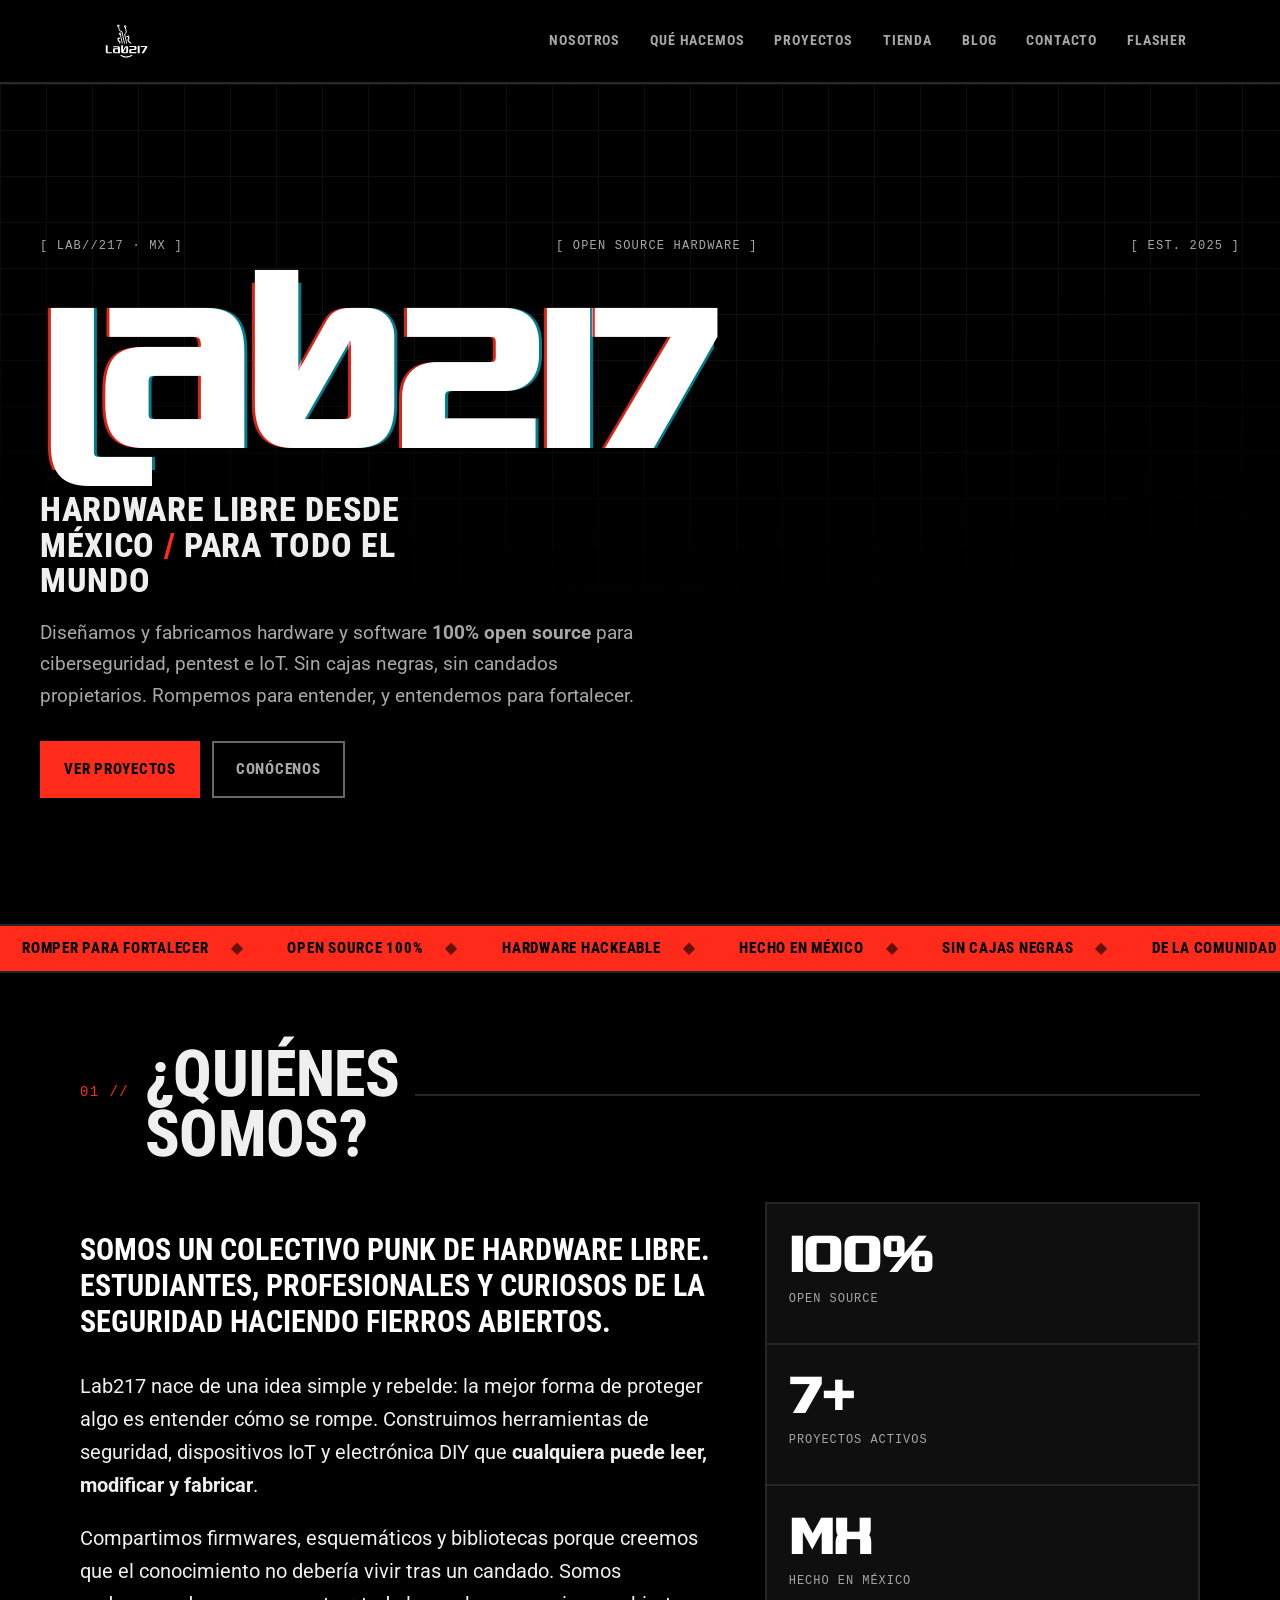
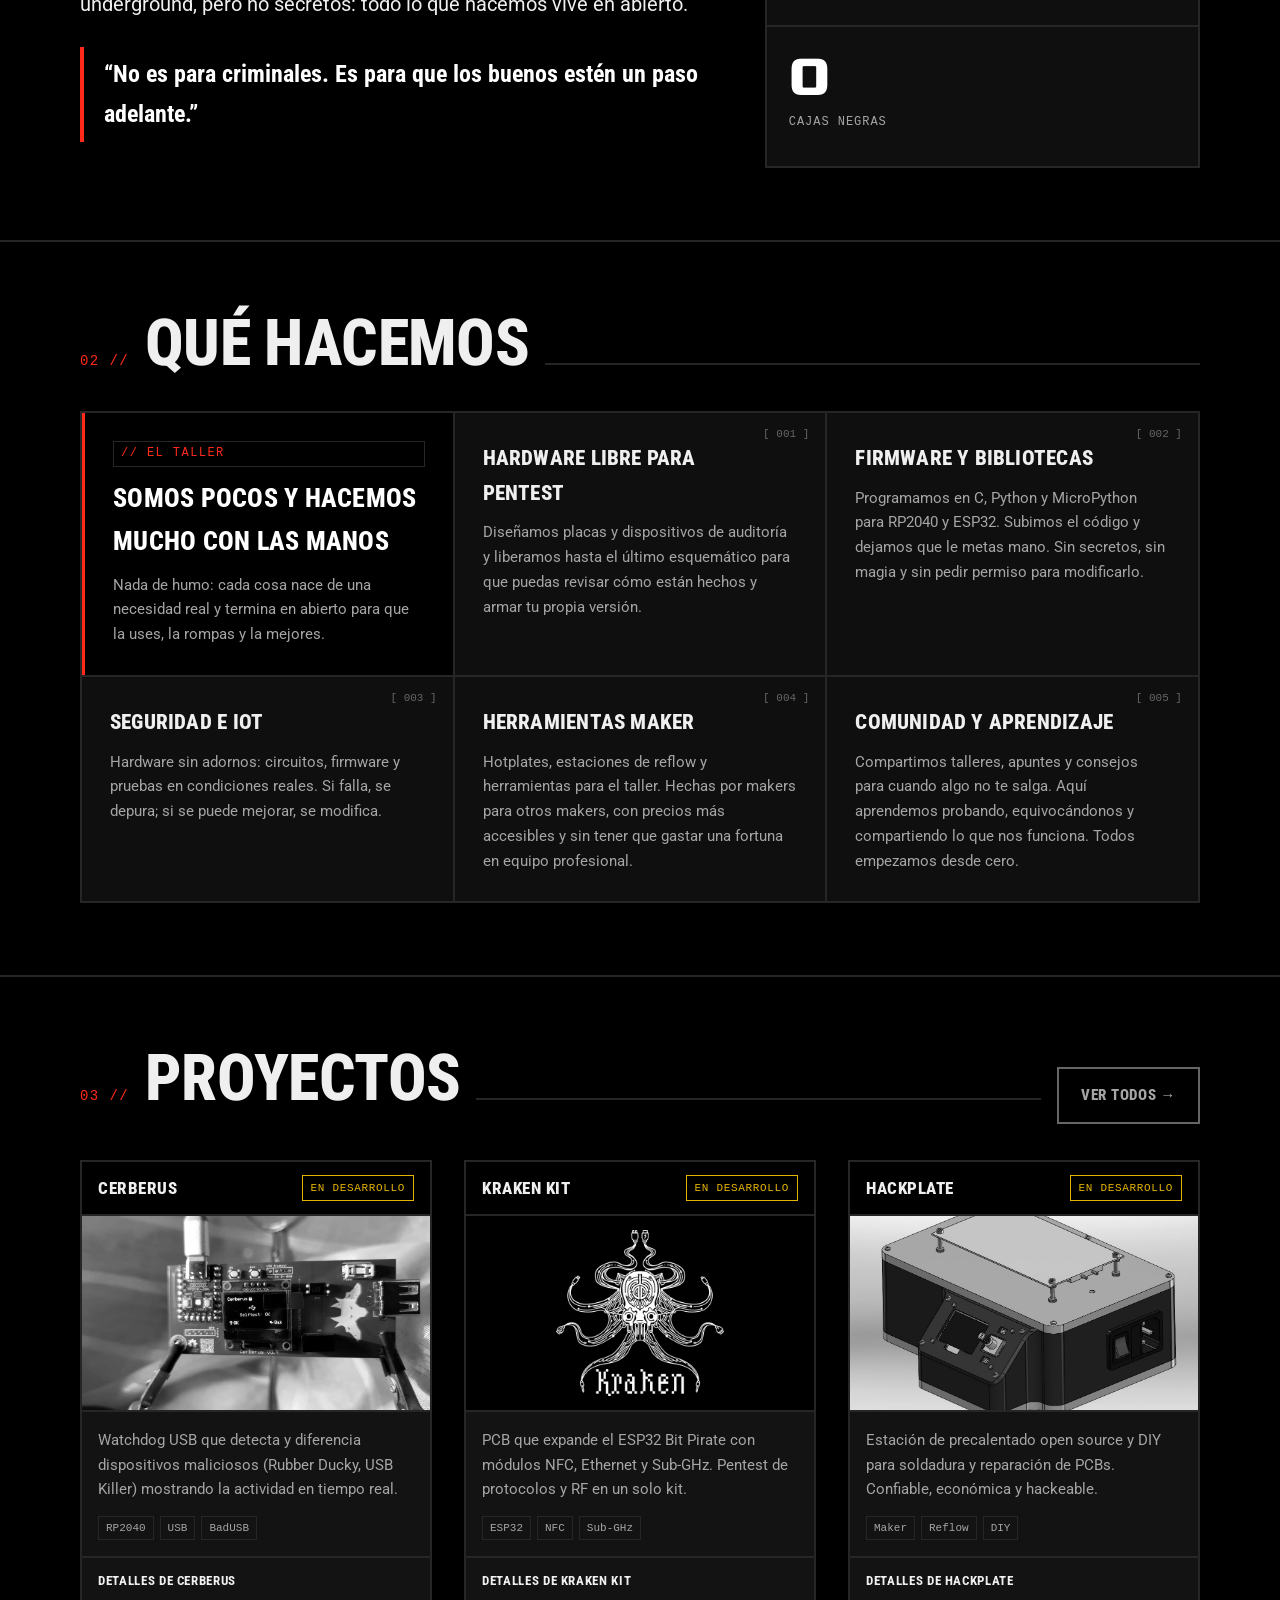
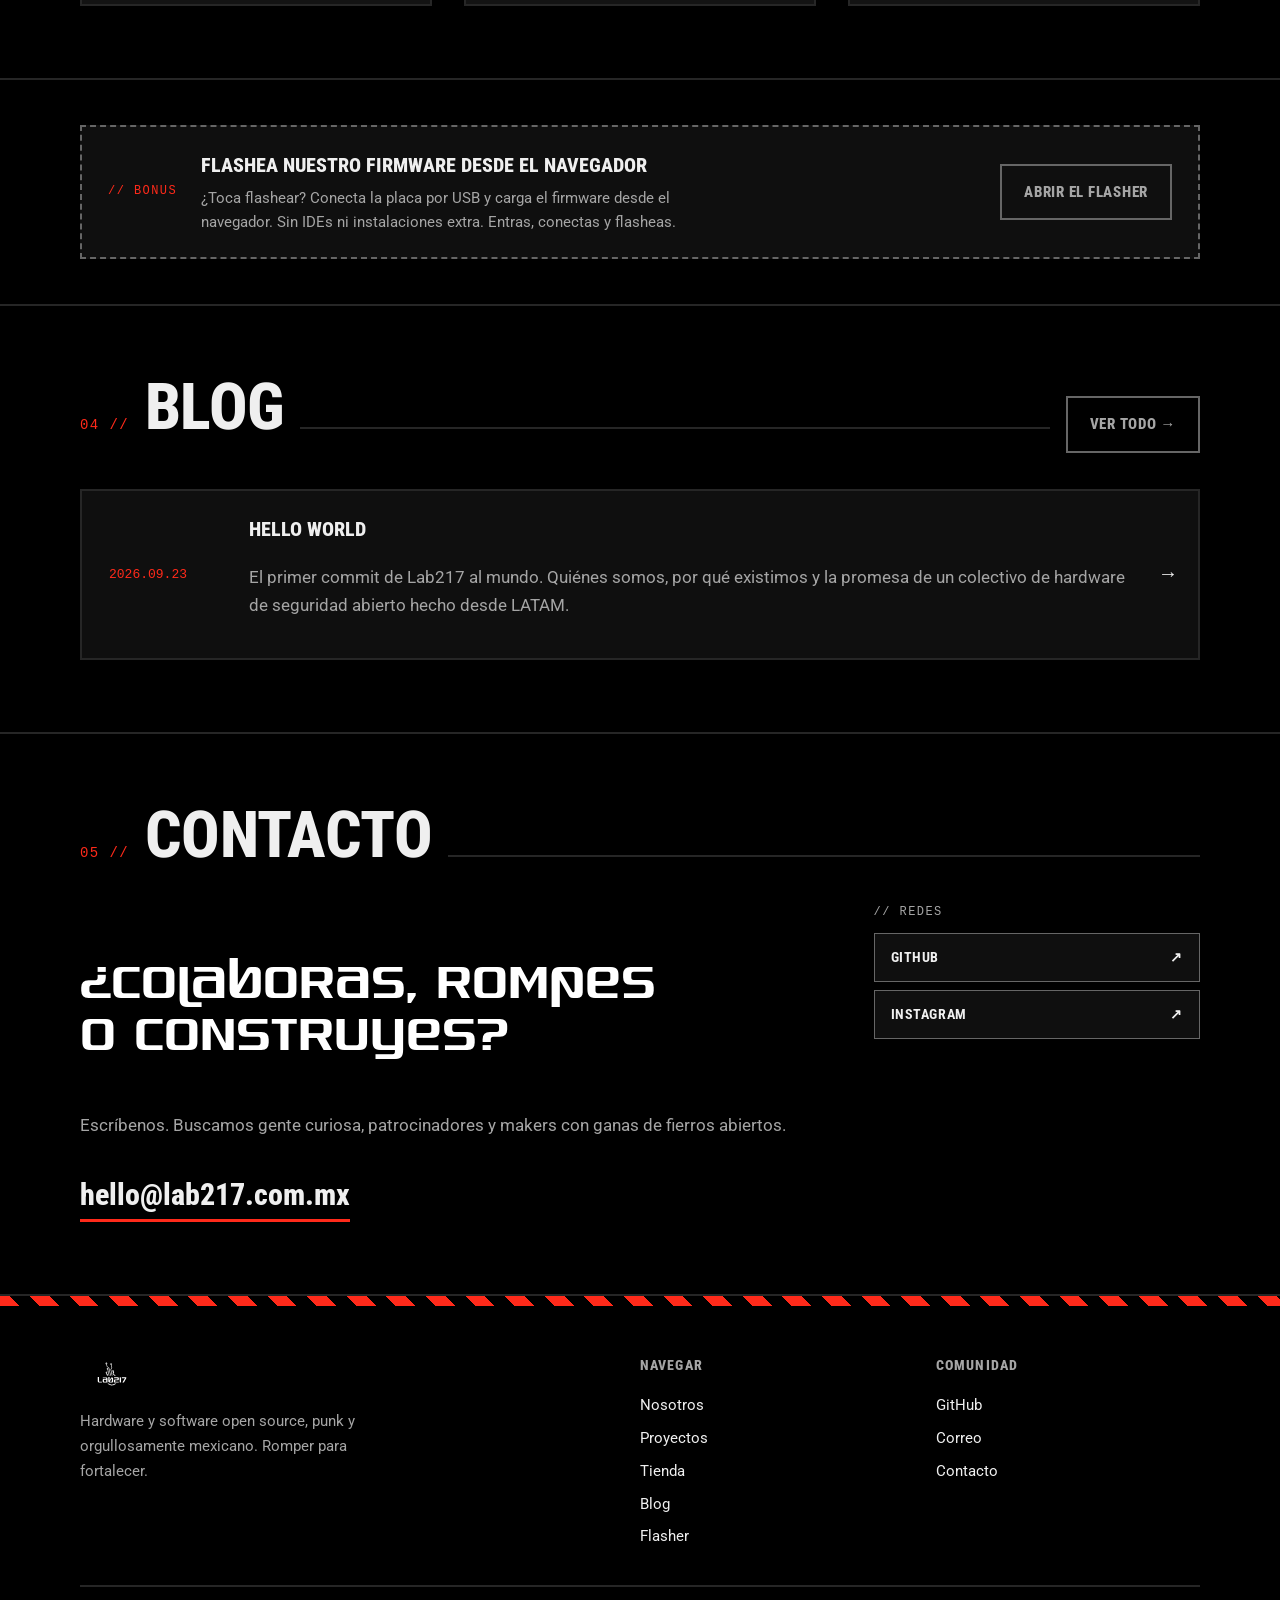
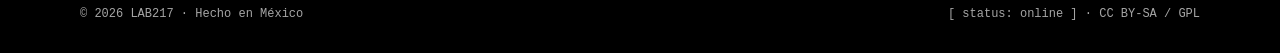
<file: index.html>
<!DOCTYPE html>
<html lang="es" dir="ltr">
<head>
  <meta charset="utf-8">
  <meta name="viewport" content="width=device-width,initial-scale=1">
  <title>LAB217 — Hardware libre desde México para todo el mundo</title>
  <meta name="description" content="Lab217: hardware y software open source, punk y orgullosamente mexicano. Herramientas de seguridad, IoT y electrónica hackeable. Romper para fortalecer.">
  <meta name="color-scheme" content="dark">
  <meta property="og:title" content="LAB217 — Romper para fortalecer">
  <meta property="og:description" content="Hardware y software open source, punk y orgullosamente mexicano.">
  <meta property="og:type" content="website">
  <link rel="icon" href="assets/img/favicon.svg" type="image/svg+xml">
  <link rel="stylesheet" href="assets/css/style.css">
</head>
<body>

  <!-- ============ NAV ============ -->
  <header class="nav">
    <div class="container nav__row">
      <a class="brand" href="index.html" aria-label="Lab217 inicio">
        <img src="assets/img/lab217-logo.svg" alt="Lab217">
      </a>
      <button class="nav__burger" id="burger" aria-expanded="false" aria-controls="menu">[ menú ]</button>
      <nav class="nav__links" id="menu" aria-label="Principal">
        <a href="#nosotros">Nosotros</a>
        <a href="#hacemos">Qué hacemos</a>
        <a href="proyectos.html">Proyectos</a>
        <a href="tienda.html">Tienda</a>
        <a href="blog.html">Blog</a>
        <a href="#contacto">Contacto</a>
        <a href="flasher.html">Flasher</a>
      </nav>
    </div>
  </header>

  <main>
  <!-- ============ HERO ============ -->
  <section class="hero" style="border-bottom:none">
    <div class="hero__grid" aria-hidden="true"></div>
    <div class="container hero__inner">
      <div class="marks">
        <span>[ LAB//217 · MX ]</span>
        <span>[ OPEN SOURCE HARDWARE ]</span>
        <span>[ EST. 2025 ]</span>
      </div>
      <h1><span class="glitch" data-text="lab217">lab217</span></h1>
      <p class="hero__tag">Hardware libre desde México <span class="red">/</span> para todo el mundo</p>
      <p class="hero__sub">
        Diseñamos y fabricamos hardware y software <strong>100% open source</strong> para
        ciberseguridad, pentest e IoT. Sin cajas negras, sin candados propietarios.
        Rompemos para entender, y entendemos para fortalecer.
      </p>
      <div class="hero__cta">
        <a class="btn btn--red" href="proyectos.html">Ver proyectos</a>
        <a class="btn btn--ghost" href="#nosotros">Conócenos</a>
      </div>
    </div>
  </section>

  <!-- ============ TICKER ============ -->
  <div class="ticker" aria-hidden="true">
    <div class="ticker__track">
      <span>ROMPER PARA FORTALECER</span><span>OPEN SOURCE 100%</span>
      <span>HARDWARE HACKEABLE</span><span>HECHO EN MÉXICO</span>
      <span>SIN CAJAS NEGRAS</span><span>DE LA COMUNIDAD PARA LA COMUNIDAD</span>
      <span>ROMPER PARA FORTALECER</span><span>OPEN SOURCE 100%</span>
      <span>HARDWARE HACKEABLE</span><span>HECHO EN MÉXICO</span>
      <span>SIN CAJAS NEGRAS</span><span>DE LA COMUNIDAD PARA LA COMUNIDAD</span>
    </div>
  </div>

  <!-- ============ NOSOTROS ============ -->
  <section id="nosotros">
    <div class="container">
      <div class="sec-head">
        <span class="idx">01 //</span>
        <h2>¿Quiénes<br>somos?</h2>
        <span class="line" aria-hidden="true"></span>
      </div>
      <div class="about">
        <div>
          <p class="lead">Somos un colectivo punk de hardware libre. Estudiantes, profesionales y curiosos de la seguridad haciendo fierros abiertos.</p>
          <p>
            Lab217 nace de una idea simple y rebelde: la mejor forma de proteger algo es
            entender cómo se rompe. Construimos herramientas de seguridad, dispositivos IoT
            y electrónica DIY que <strong>cualquiera puede leer, modificar y fabricar</strong>.
          </p>
          <p>
            Compartimos firmwares, esquemáticos y bibliotecas porque creemos que el
            conocimiento no debería vivir tras un candado. Somos underground, pero no
            secretos: todo lo que hacemos vive en abierto.
          </p>
          <blockquote class="quote">
            “No es para criminales. Es para que los buenos estén un paso adelante.”
          </blockquote>
        </div>
        <div class="stats">
          <div class="stat"><b>100%</b><span>Open Source</span></div>
          <div class="stat"><b>7+</b><span>Proyectos activos</span></div>
          <div class="stat"><b>MX</b><span>Hecho en México</span></div>
          <div class="stat"><b>0</b><span>Cajas negras</span></div>
        </div>
      </div>
    </div>
  </section>

  <!-- ============ QUÉ HACEMOS ============ -->
  <section id="hacemos">
    <div class="container">
      <div class="sec-head">
        <span class="idx">02 //</span>
        <h2>Qué hacemos</h2>
        <span class="line" aria-hidden="true"></span>
      </div>
      <div class="patches">
        <article class="patch patch--intro">
          <span class="tag">// El taller</span>
          <h3>Somos pocos y hacemos mucho con las manos</h3>
          <p>Nada de humo: cada cosa nace de una necesidad real y termina en abierto para que la uses, la rompas y la mejores. </p>
        </article>
        <article class="patch" data-n="[ 001 ]">
          <h3>Hardware libre para pentest</h3>
          <p>Diseñamos placas y dispositivos de auditoría y liberamos hasta el último esquemático para que puedas revisar cómo están hechos y armar tu propia versión.</p>
          <a class="stretch" href="proyectos.html" aria-label="Ver hardware de pentest"></a>
        </article>
        <article class="patch" data-n="[ 002 ]">
          <h3>Firmware y bibliotecas</h3>
          <p>Programamos en C, Python y MicroPython para RP2040 y ESP32. Subimos el código y dejamos que le metas mano. Sin secretos, sin magia y sin pedir permiso para modificarlo.</p>
          <a class="stretch" href="proyectos.html" aria-label="Ver firmware open source"></a>
        </article>
        <article class="patch" data-n="[ 003 ]">
          <h3>Seguridad e IoT</h3>
          <p>Hardware sin adornos: circuitos, firmware y pruebas en condiciones reales. Si falla, se depura; si se puede mejorar, se modifica.</p>
          <a class="stretch" href="proyectos.html" aria-label="Ver seguridad e IoT"></a>
        </article>
        <article class="patch" data-n="[ 004 ]">
          <h3>Herramientas maker</h3>
          <p>Hotplates, estaciones de reflow y herramientas para el taller. Hechas por makers para otros makers, con precios más accesibles y sin tener que gastar una fortuna en equipo profesional.</p>
          <a class="stretch" href="proyectos.html" aria-label="Ver herramientas maker"></a>
        </article>
        <article class="patch" data-n="[ 005 ]">
          <h3>Comunidad y aprendizaje</h3>
          <p>Compartimos talleres, apuntes y consejos para cuando algo no te salga. Aquí aprendemos probando, equivocándonos y compartiendo lo que nos funciona. Todos empezamos desde cero.</p>
          <a class="stretch" href="blog.html" aria-label="Ir al blog"></a>
        </article>
      </div>
    </div>
  </section>

  <!-- ============ PROYECTOS (preview) ============ -->
  <section id="proyectos">
    <div class="container">
      <div class="sec-head">
        <span class="idx">03 //</span>
        <h2>Proyectos</h2>
        <span class="line" aria-hidden="true"></span>
        <a class="btn btn--ghost" href="proyectos.html">Ver todos →</a>
      </div>
      <div class="projects">

        <article class="card">
          <div class="card__top"><span class="name">Cerberus</span><span class="badge badge--wip">En desarrollo</span></div>
          <div class="card__media"><img src="assets/img/projects/cerberus-photo.jpg" alt="Placa roja de Cerberus con su pantalla OLED encendida" loading="lazy" decoding="async"></div>
          <div class="card__body">
            <p>Watchdog USB que detecta y diferencia dispositivos maliciosos (Rubber Ducky, USB Killer) mostrando la actividad en tiempo real.</p>
            <div class="tags"><span class="tag">RP2040</span><span class="tag">USB</span><span class="tag">BadUSB</span></div>
          </div>
          <div class="card__foot"><a href="proyectos.html#cerberus">Detalles de Cerberus</a></div>
        </article>

        <article class="card">
          <div class="card__top"><span class="name">Kraken Kit</span><span class="badge badge--wip">En desarrollo</span></div>
          <div class="card__media card__media--logo"><img src="assets/img/projects/kraken-logo.png" alt="" loading="lazy" decoding="async"></div>
          <div class="card__body">
            <p>PCB que expande el ESP32 Bit Pirate con módulos NFC, Ethernet y Sub-GHz. Pentest de protocolos y RF en un solo kit.</p>
            <div class="tags"><span class="tag">ESP32</span><span class="tag">NFC</span><span class="tag">Sub-GHz</span></div>
          </div>
          <div class="card__foot"><a href="proyectos.html#kraken">Detalles de Kraken Kit</a></div>
        </article>

        <article class="card">
          <div class="card__top"><span class="name">HackPlate</span><span class="badge badge--wip">En desarrollo</span></div>
          <div class="card__media"><img src="assets/img/projects/hackplate-render.jpg" alt="Render 3D de la carcasa de HackPlate con pantalla y perilla de control" loading="lazy" decoding="async"></div>
          <div class="card__body">
            <p>Estación de precalentado open source y DIY para soldadura y reparación de PCBs. Confiable, económica y hackeable.</p>
            <div class="tags"><span class="tag">Maker</span><span class="tag">Reflow</span><span class="tag">DIY</span></div>
          </div>
          <div class="card__foot"><a href="proyectos.html#hackplate">Detalles de HackPlate</a></div>
        </article>

      </div>
    </div>
  </section>

  <!-- ============ FLASHER (bonus, no principal) ============ -->
  <section id="flasher-bonus" style="padding-block:clamp(32px,5vh,56px)">
    <div class="container">
      <div class="bonus">
        <span class="bonus__tag">// Bonus</span>
        <div>
          <h3>Flashea nuestro firmware desde el navegador</h3>
          <p>¿Toca flashear? Conecta la placa por USB y carga el firmware desde el navegador. Sin IDEs ni instalaciones extra.
             Entras, conectas y flasheas.</p>
        </div>
        <a class="btn btn--ghost" href="flasher.html">Abrir el flasher</a>
      </div>
    </div>
  </section>

  <!-- ============ BLOG (preview) ============ -->
  <section id="blog">
    <div class="container">
      <div class="sec-head">
        <span class="idx">04 //</span>
        <h2>Blog</h2>
        <span class="line" aria-hidden="true"></span>
        <a class="btn btn--ghost" href="blog.html">Ver todo →</a>
      </div>
      <div class="posts">
        <!-- POSTS:START (generado por tools/lab217.py — no editar a mano) -->
        <a class="post-row" href="posts/2026-09-23-hola-mundo.html">
          <time datetime="2026-09-23">2026.09.23</time>
          <div>
            <h3>Hello World</h3>
            <p class="muted">El primer commit de Lab217 al mundo. Quiénes somos, por qué existimos y la promesa de un colectivo de hardware de seguridad abierto hecho desde LATAM.</p>
          </div>
          <span class="arrow">→</span>
        </a>
        <!-- POSTS:END -->
      </div>
    </div>
  </section>

  <!-- ============ CONTACTO ============ -->
  <section id="contacto">
    <div class="container">
      <div class="sec-head">
        <span class="idx">05 //</span>
        <h2>Contacto</h2>
        <span class="line" aria-hidden="true"></span>
      </div>
      <div class="contact">
        <div>
          <p class="big">¿Colaboras, rompes<br>o construyes?</p>
          <p class="muted">Escríbenos. Buscamos gente curiosa, patrocinadores y makers con ganas de fierros abiertos.</p>
          <a class="mail" href="mailto:hello@lab217.com.mx">hello@lab217.com.mx</a>
        </div>
        <div class="social">
          <span class="social__label">// Redes</span>
          <a href="https://github.com/orgs/Lab217MX" target="_blank" rel="noopener">GitHub <span>↗</span></a>
          <a href="https://www.instagram.com/lab_217/" target="_blank" rel="noopener">Instagram <span>↗</span></a>
        </div>
      </div>
    </div>
  </section>
  </main>

  <!-- ============ FOOTER ============ -->
  <div class="hazard" aria-hidden="true"></div>
  <footer>
    <div class="container">
      <div class="foot-grid">
        <div class="foot-brand">
          <img src="assets/img/lab217-logo.svg" alt="Lab217">
          <p>Hardware y software open source, punk y orgullosamente mexicano. Romper para fortalecer.</p>
        </div>
        <div>
          <h4>Navegar</h4>
          <a href="#nosotros">Nosotros</a>
          <a href="proyectos.html">Proyectos</a>
          <a href="tienda.html">Tienda</a>
          <a href="blog.html">Blog</a>
          <a href="flasher.html">Flasher</a>
        </div>
        <div>
          <h4>Comunidad</h4>
          <a href="https://github.com/orgs/Lab217MX" target="_blank" rel="noopener">GitHub</a>
          <a href="mailto:hello@lab217.com.mx">Correo</a>
          <a href="#contacto">Contacto</a>
        </div>
      </div>
      <div class="foot-bar">
        <span>© <span id="y"></span> LAB217 · Hecho en México</span>
        <span>[ status: online ] · CC BY-SA / GPL</span>
      </div>
    </div>
  </footer>

  <script src="assets/js/main.js"></script>
</body>
</html>
</file>
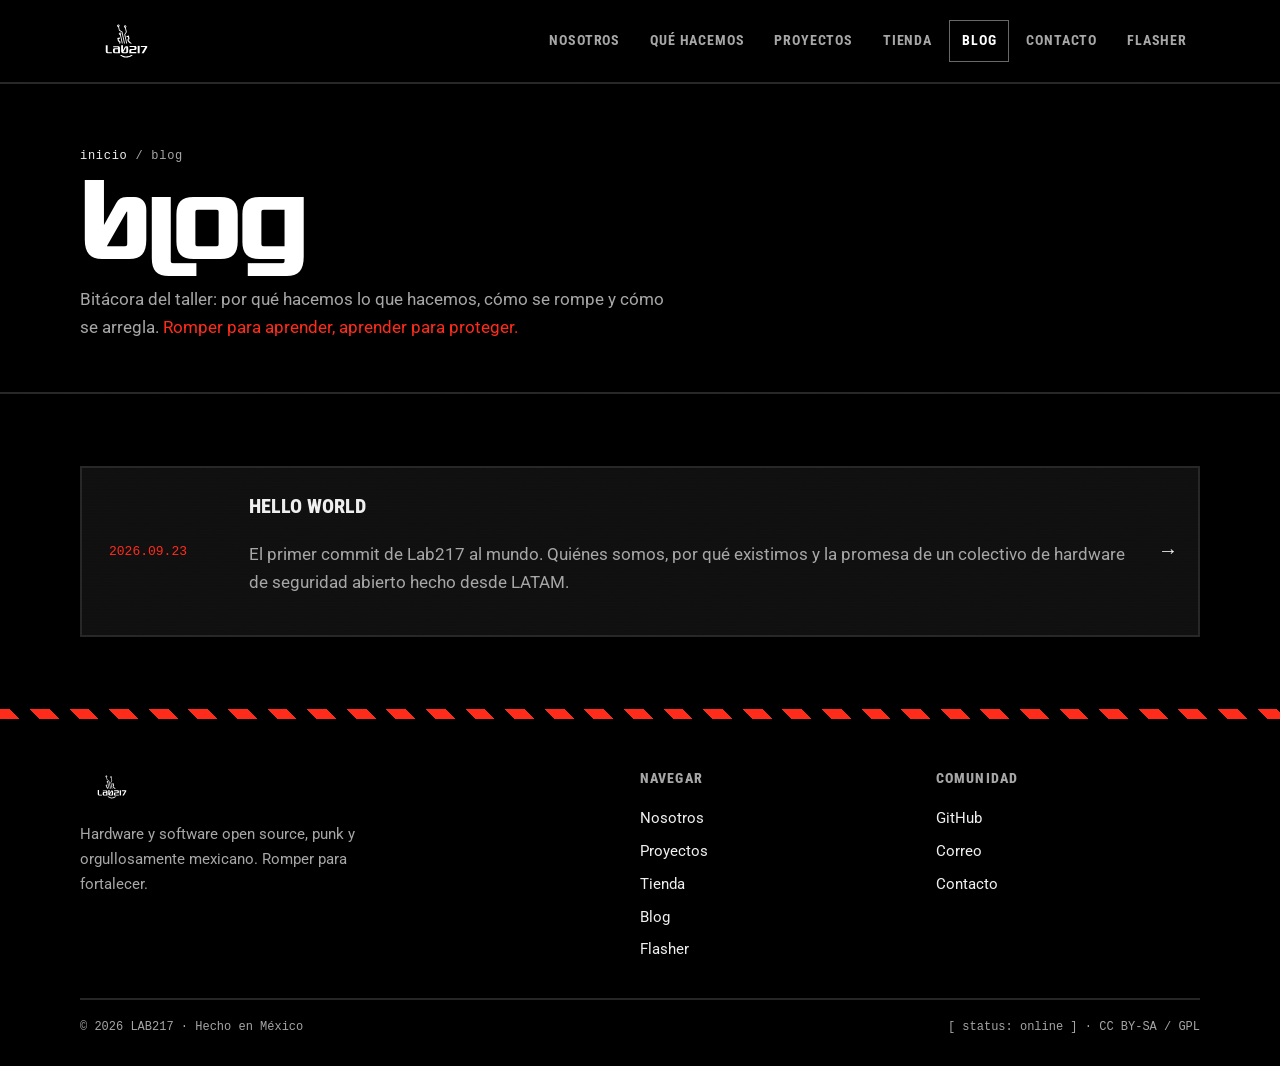
<file: blog.html>
<!DOCTYPE html>
<html lang="es" dir="ltr">
<head>
  <meta charset="utf-8">
  <meta name="viewport" content="width=device-width,initial-scale=1">
  <title>Blog — LAB217</title>
  <meta name="description" content="Notas, bitácoras y actualizaciones del colectivo de hardware libre Lab217.">
  <meta name="color-scheme" content="dark">
  <link rel="icon" href="assets/img/favicon.svg" type="image/svg+xml">
  <link rel="stylesheet" href="assets/css/style.css">
</head>
<body>

  <header class="nav">
    <div class="container nav__row">
      <a class="brand" href="index.html" aria-label="Lab217 inicio">
        <img src="assets/img/lab217-logo.svg" alt="Lab217">
      </a>
      <button class="nav__burger" id="burger" aria-expanded="false" aria-controls="menu">[ menú ]</button>
      <nav class="nav__links" id="menu" aria-label="Principal">
        <a href="index.html#nosotros">Nosotros</a>
        <a href="index.html#hacemos">Qué hacemos</a>
        <a href="proyectos.html">Proyectos</a>
        <a href="tienda.html">Tienda</a>
        <a href="blog.html">Blog</a>
        <a href="index.html#contacto">Contacto</a>
        <a href="flasher.html">Flasher</a>
      </nav>
    </div>
  </header>

  <main>
  <section class="page-hero">
    <div class="container">
      <div class="breadcrumb"><a href="index.html">inicio</a> / blog</div>
      <h1>blog</h1>
      <p>Bitácora del taller: por qué hacemos lo que hacemos, cómo se rompe y cómo se arregla.
         <span class="red">Romper para aprender, aprender para proteger.</span></p>
    </div>
  </section>

  <section style="border-bottom:none">
    <div class="container">
      <div class="posts">
        <!-- POSTS:START (generado por tools/lab217.py — no editar a mano) -->
        <a class="post-row" href="posts/2026-09-23-hola-mundo.html">
          <time datetime="2026-09-23">2026.09.23</time>
          <div>
            <h3>Hello World</h3>
            <p class="muted">El primer commit de Lab217 al mundo. Quiénes somos, por qué existimos y la promesa de un colectivo de hardware de seguridad abierto hecho desde LATAM.</p>
          </div>
          <span class="arrow">→</span>
        </a>
        <!-- POSTS:END -->
      </div>
    </div>
  </section>
  </main>

  <div class="hazard" aria-hidden="true"></div>
  <footer>
    <div class="container">
      <div class="foot-grid">
        <div class="foot-brand">
          <img src="assets/img/lab217-logo.svg" alt="Lab217">
          <p>Hardware y software open source, punk y orgullosamente mexicano. Romper para fortalecer.</p>
        </div>
        <div>
          <h4>Navegar</h4>
          <a href="index.html#nosotros">Nosotros</a>
          <a href="proyectos.html">Proyectos</a>
          <a href="tienda.html">Tienda</a>
          <a href="blog.html">Blog</a>
          <a href="flasher.html">Flasher</a>
        </div>
        <div>
          <h4>Comunidad</h4>
          <a href="https://github.com/orgs/Lab217MX" target="_blank" rel="noopener">GitHub</a>
          <a href="mailto:hello@lab217.com.mx">Correo</a>
          <a href="index.html#contacto">Contacto</a>
        </div>
      </div>
      <div class="foot-bar">
        <span>© <span id="y"></span> LAB217 · Hecho en México</span>
        <span>[ status: online ] · CC BY-SA / GPL</span>
      </div>
    </div>
  </footer>

  <script src="assets/js/main.js"></script>
</body>
</html>
</file>
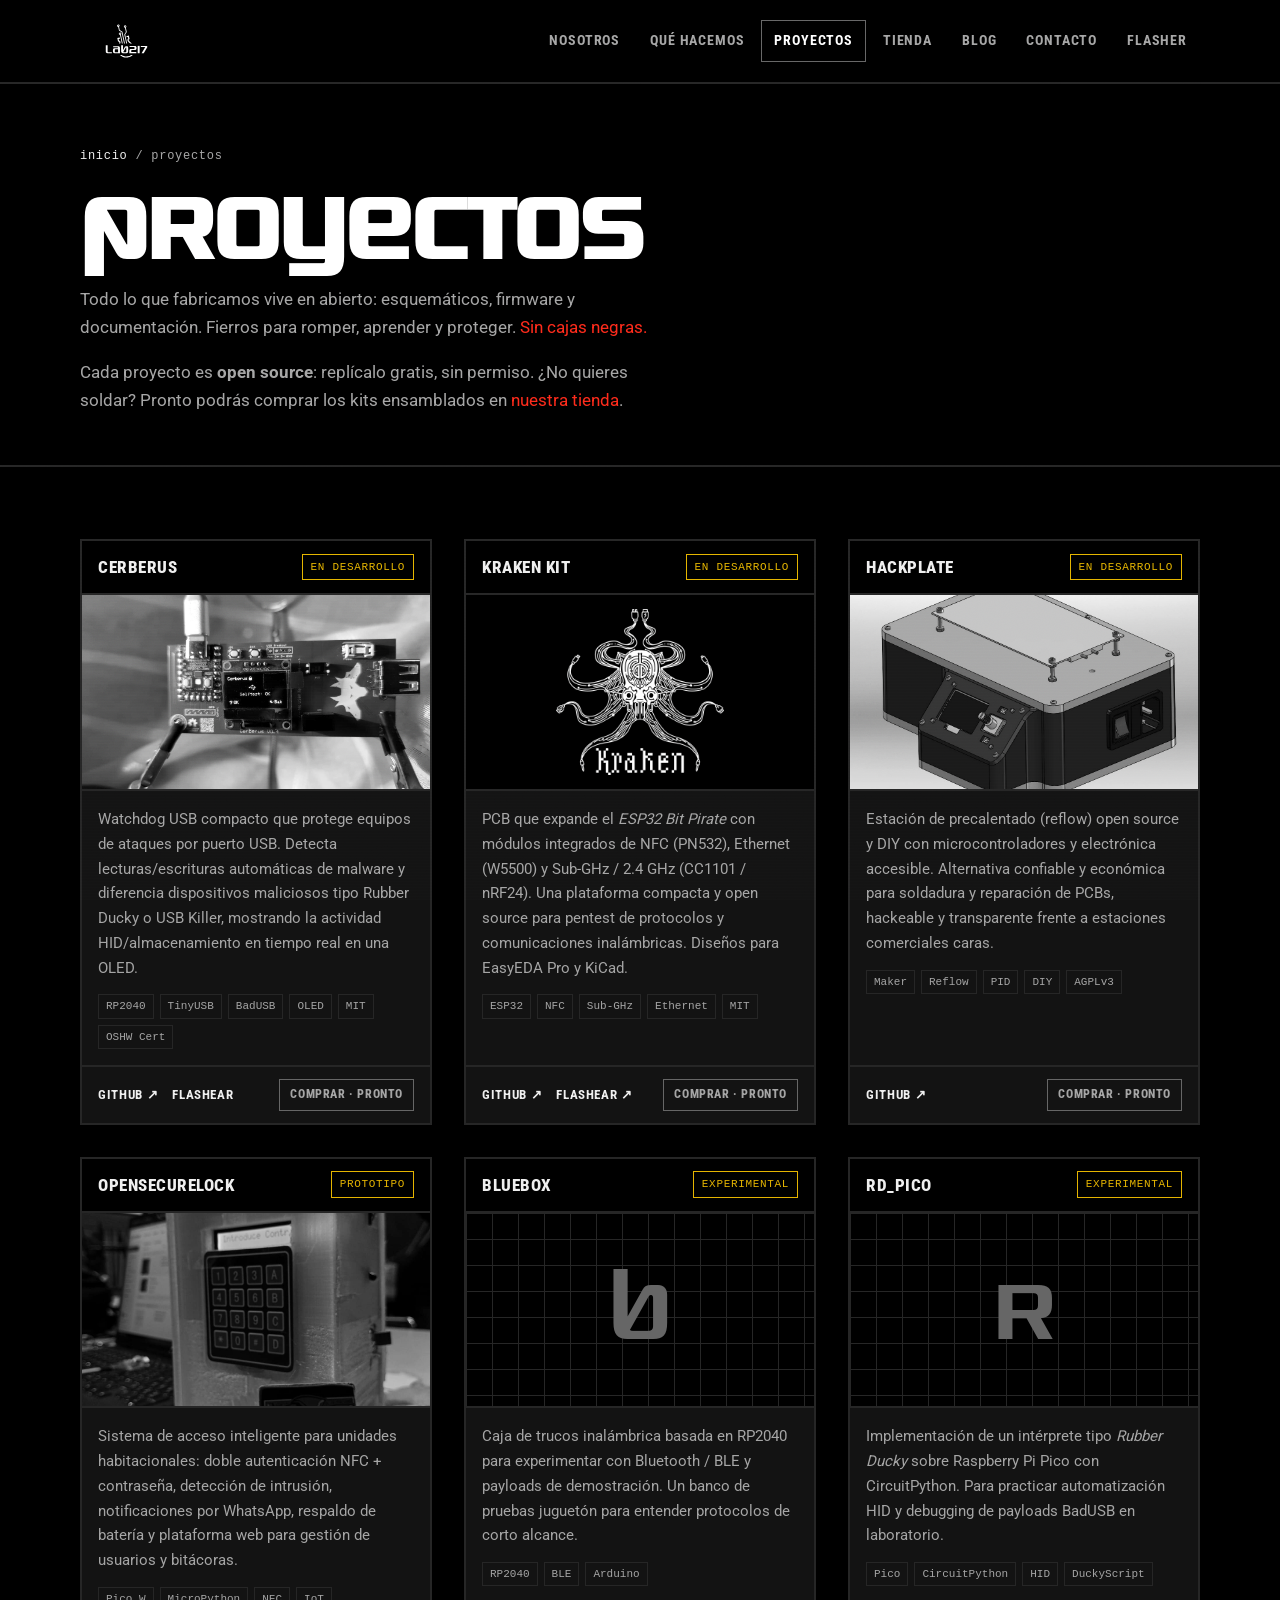
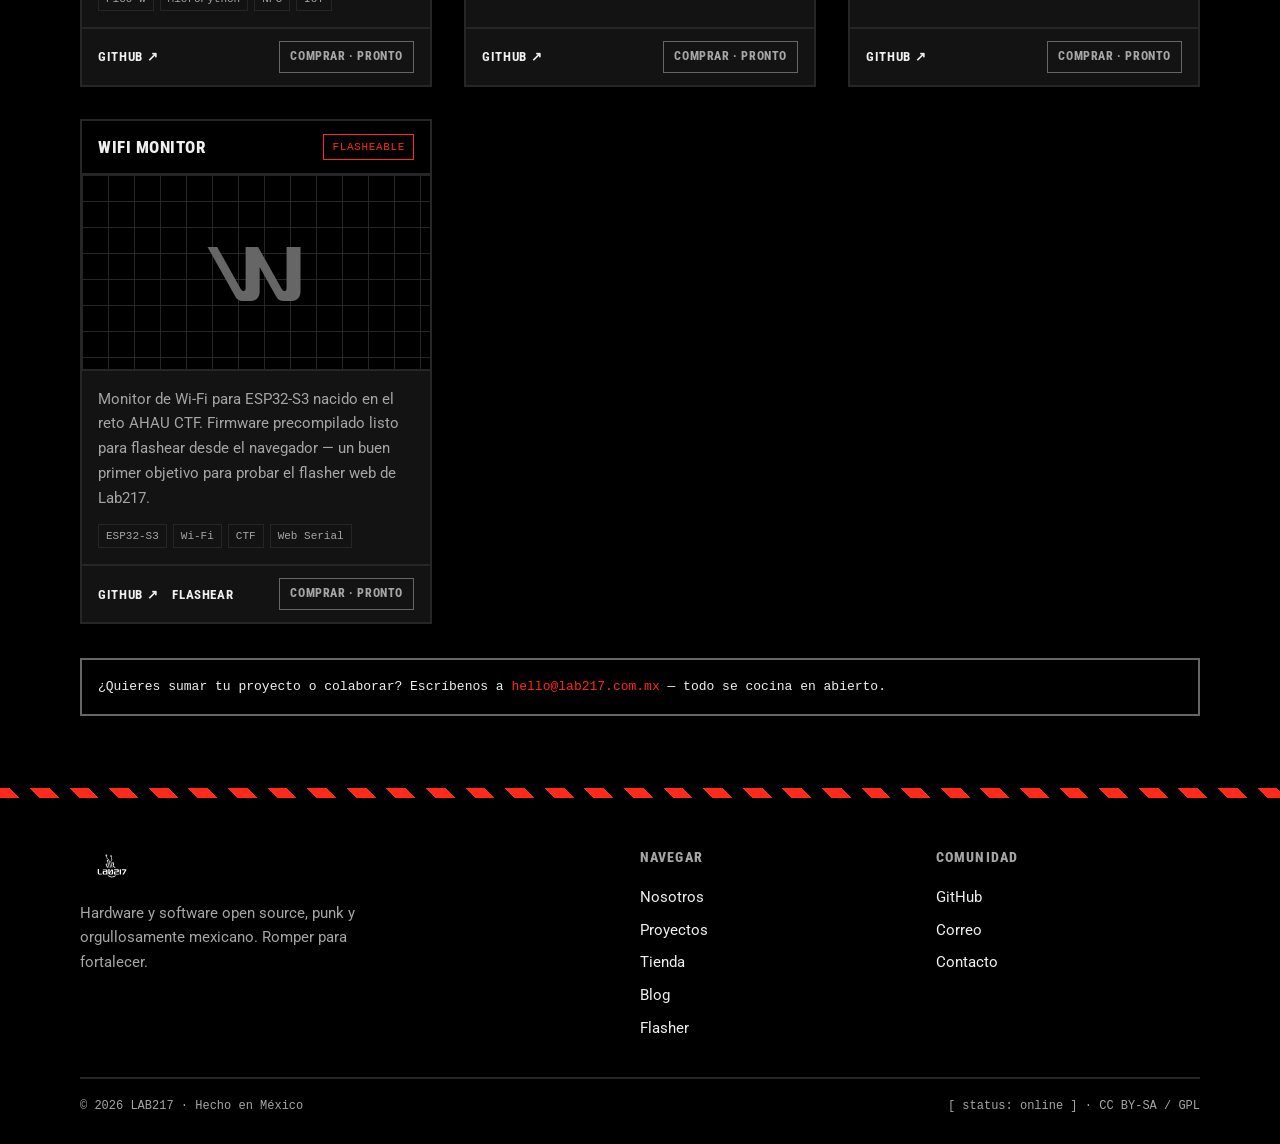
<file: proyectos.html>
<!DOCTYPE html>
<html lang="es" dir="ltr">
<head>
  <meta charset="utf-8">
  <meta name="viewport" content="width=device-width,initial-scale=1">
  <title>Proyectos — LAB217</title>
  <meta name="description" content="Catálogo de proyectos open source de Lab217: hardware de pentest, firmware, seguridad e IoT.">
  <meta name="color-scheme" content="dark">
  <link rel="icon" href="assets/img/favicon.svg" type="image/svg+xml">
  <link rel="stylesheet" href="assets/css/style.css">
</head>
<body>

  <header class="nav">
    <div class="container nav__row">
      <a class="brand" href="index.html" aria-label="Lab217 inicio">
        <img src="assets/img/lab217-logo.svg" alt="Lab217">
      </a>
      <button class="nav__burger" id="burger" aria-expanded="false" aria-controls="menu">[ menú ]</button>
      <nav class="nav__links" id="menu" aria-label="Principal">
        <a href="index.html#nosotros">Nosotros</a>
        <a href="index.html#hacemos">Qué hacemos</a>
        <a href="proyectos.html">Proyectos</a>
        <a href="tienda.html">Tienda</a>
        <a href="blog.html">Blog</a>
        <a href="index.html#contacto">Contacto</a>
        <a href="flasher.html">Flasher</a>
      </nav>
    </div>
  </header>

  <main>
  <section class="page-hero">
    <div class="container">
      <div class="breadcrumb"><a href="index.html">inicio</a> / proyectos</div>
      <h1>proyectos</h1>
      <p>Todo lo que fabricamos vive en abierto: esquemáticos, firmware y documentación.
         Fierros para romper, aprender y proteger. <span class="red">Sin cajas negras.</span></p>
      <p class="muted" style="margin-top:12px">
        Cada proyecto es <strong>open source</strong>: replícalo gratis, sin permiso.
        ¿No quieres soldar? Pronto podrás comprar los kits ensamblados en
        <a class="red" href="tienda.html">nuestra tienda</a>.
      </p>
    </div>
  </section>

  <section style="border-bottom:none">
    <div class="container">
      <div class="projects">

        <article class="card" id="cerberus">
          <div class="card__top"><span class="name">Cerberus</span><span class="badge badge--wip">En desarrollo</span></div>
          <div class="card__media"><img src="assets/img/projects/cerberus-photo.jpg" alt="Placa roja de Cerberus con su pantalla OLED encendida" loading="lazy" decoding="async"></div>
          <div class="card__body">
            <p>Watchdog USB compacto que protege equipos de ataques por puerto USB. Detecta lecturas/escrituras automáticas de malware y diferencia dispositivos maliciosos tipo Rubber Ducky o USB Killer, mostrando la actividad HID/almacenamiento en tiempo real en una OLED.</p>
            <div class="tags"><span class="tag">RP2040</span><span class="tag">TinyUSB</span><span class="tag">BadUSB</span><span class="tag">OLED</span><span class="tag">MIT</span><span class="tag">OSHW Cert</span></div>
          </div>
          <div class="card__foot"><a href="https://github.com/Lab217MX" target="_blank" rel="noopener">GitHub ↗</a><a href="flasher.html">Flashear</a><span class="buy soon" title="Disponible cuando abramos la tienda">Comprar · pronto</span></div>
        </article>

        <article class="card" id="kraken">
          <div class="card__top"><span class="name">Kraken Kit</span><span class="badge badge--wip">En desarrollo</span></div>
          <div class="card__media card__media--logo"><img src="assets/img/projects/kraken-logo.png" alt="" loading="lazy" decoding="async"></div>
          <div class="card__body">
            <p>PCB que expande el <em>ESP32 Bit Pirate</em> con módulos integrados de NFC (PN532), Ethernet (W5500) y Sub-GHz / 2.4 GHz (CC1101 / nRF24). Una plataforma compacta y open source para pentest de protocolos y comunicaciones inalámbricas. Diseños para EasyEDA Pro y KiCad.</p>
            <div class="tags"><span class="tag">ESP32</span><span class="tag">NFC</span><span class="tag">Sub-GHz</span><span class="tag">Ethernet</span><span class="tag">MIT</span></div>
          </div>
          <div class="card__foot"><a href="https://github.com/Lab217MX" target="_blank" rel="noopener">GitHub ↗</a><a href="https://geo-tp.github.io/ESP32-Bit-Pirate/webflasher/" target="_blank" rel="noopener">Flashear ↗</a><span class="buy soon" title="Disponible cuando abramos la tienda">Comprar · pronto</span></div>
        </article>

        <article class="card" id="hackplate">
          <div class="card__top"><span class="name">HackPlate</span><span class="badge badge--wip">En desarrollo</span></div>
          <div class="card__media"><img src="assets/img/projects/hackplate-render.jpg" alt="Render 3D de la carcasa de HackPlate con pantalla y perilla de control" loading="lazy" decoding="async"></div>
          <div class="card__body">
            <p>Estación de precalentado (reflow) open source y DIY con microcontroladores y electrónica accesible. Alternativa confiable y económica para soldadura y reparación de PCBs, hackeable y transparente frente a estaciones comerciales caras.</p>
            <div class="tags"><span class="tag">Maker</span><span class="tag">Reflow</span><span class="tag">PID</span><span class="tag">DIY</span><span class="tag">AGPLv3</span></div>
          </div>
          <div class="card__foot"><a href="https://github.com/Lab217MX" target="_blank" rel="noopener">GitHub ↗</a><span class="buy soon" title="Disponible cuando abramos la tienda">Comprar · pronto</span></div>
        </article>

        <article class="card" id="opensecurelock">
          <div class="card__top"><span class="name">OpenSecureLock</span><span class="badge badge--wip">Prototipo</span></div>
          <div class="card__media"><img src="assets/img/projects/opensecurelock-photo.jpg" alt="Prototipo de OpenSecureLock con teclado matricial y lector NFC" loading="lazy" decoding="async"></div>
          <div class="card__body">
            <p>Sistema de acceso inteligente para unidades habitacionales: doble autenticación NFC + contraseña, detección de intrusión, notificaciones por WhatsApp, respaldo de batería y plataforma web para gestión de usuarios y bitácoras.</p>
            <div class="tags"><span class="tag">Pico W</span><span class="tag">MicroPython</span><span class="tag">NFC</span><span class="tag">IoT</span></div>
          </div>
          <div class="card__foot"><a href="https://github.com/Lab217MX" target="_blank" rel="noopener">GitHub ↗</a><span class="buy soon" title="Disponible cuando abramos la tienda">Comprar · pronto</span></div>
        </article>

        <article class="card" id="bluebox">
          <div class="card__top"><span class="name">BlueBox</span><span class="badge badge--wip">Experimental</span></div>
          <div class="card__media card__media--mono" aria-hidden="true"><span>B</span></div>
          <div class="card__body">
            <p>Caja de trucos inalámbrica basada en RP2040 para experimentar con Bluetooth / BLE y payloads de demostración. Un banco de pruebas juguetón para entender protocolos de corto alcance.</p>
            <div class="tags"><span class="tag">RP2040</span><span class="tag">BLE</span><span class="tag">Arduino</span></div>
          </div>
          <div class="card__foot"><a href="https://github.com/Lab217MX" target="_blank" rel="noopener">GitHub ↗</a><span class="buy soon" title="Disponible cuando abramos la tienda">Comprar · pronto</span></div>
        </article>

        <article class="card" id="rdpico">
          <div class="card__top"><span class="name">RD_Pico</span><span class="badge badge--wip">Experimental</span></div>
          <div class="card__media card__media--mono" aria-hidden="true"><span>R</span></div>
          <div class="card__body">
            <p>Implementación de un intérprete tipo <em>Rubber Ducky</em> sobre Raspberry Pi Pico con CircuitPython. Para practicar automatización HID y debugging de payloads BadUSB en laboratorio.</p>
            <div class="tags"><span class="tag">Pico</span><span class="tag">CircuitPython</span><span class="tag">HID</span><span class="tag">DuckyScript</span></div>
          </div>
          <div class="card__foot"><a href="https://github.com/Lab217MX" target="_blank" rel="noopener">GitHub ↗</a><span class="buy soon" title="Disponible cuando abramos la tienda">Comprar · pronto</span></div>
        </article>

        <article class="card" id="wifimonitor">
          <div class="card__top"><span class="name">WiFi Monitor</span><span class="badge badge--live">Flasheable</span></div>
          <div class="card__media card__media--mono" aria-hidden="true"><span>W</span></div>
          <div class="card__body">
            <p>Monitor de Wi-Fi para ESP32-S3 nacido en el reto AHAU CTF. Firmware precompilado listo para flashear desde el navegador — un buen primer objetivo para probar el flasher web de Lab217.</p>
            <div class="tags"><span class="tag">ESP32-S3</span><span class="tag">Wi-Fi</span><span class="tag">CTF</span><span class="tag">Web Serial</span></div>
          </div>
          <div class="card__foot"><a href="https://github.com/Lab217MX" target="_blank" rel="noopener">GitHub ↗</a><a href="flasher.html">Flashear</a><span class="buy soon" title="Disponible cuando abramos la tienda">Comprar · pronto</span></div>
        </article>
      </div>

      <div class="callout" style="margin-top:34px">
        ¿Quieres sumar tu proyecto o colaborar? Escríbenos a
        <a class="red" href="mailto:hello@lab217.com.mx">hello@lab217.com.mx</a> — todo se cocina en abierto.
      </div>
    </div>
  </section>
  </main>

  <div class="hazard" aria-hidden="true"></div>
  <footer>
    <div class="container">
      <div class="foot-grid">
        <div class="foot-brand">
          <img src="assets/img/lab217-logo.svg" alt="Lab217">
          <p>Hardware y software open source, punk y orgullosamente mexicano. Romper para fortalecer.</p>
        </div>
        <div>
          <h4>Navegar</h4>
          <a href="index.html#nosotros">Nosotros</a>
          <a href="proyectos.html">Proyectos</a>
          <a href="tienda.html">Tienda</a>
          <a href="blog.html">Blog</a>
          <a href="flasher.html">Flasher</a>
        </div>
        <div>
          <h4>Comunidad</h4>
          <a href="https://github.com/orgs/Lab217MX" target="_blank" rel="noopener">GitHub</a>
          <a href="mailto:hello@lab217.com.mx">Correo</a>
          <a href="index.html#contacto">Contacto</a>
        </div>
      </div>
      <div class="foot-bar">
        <span>© <span id="y"></span> LAB217 · Hecho en México</span>
        <span>[ status: online ] · CC BY-SA / GPL</span>
      </div>
    </div>
  </footer>

  <script src="assets/js/main.js"></script>
</body>
</html>
</file>
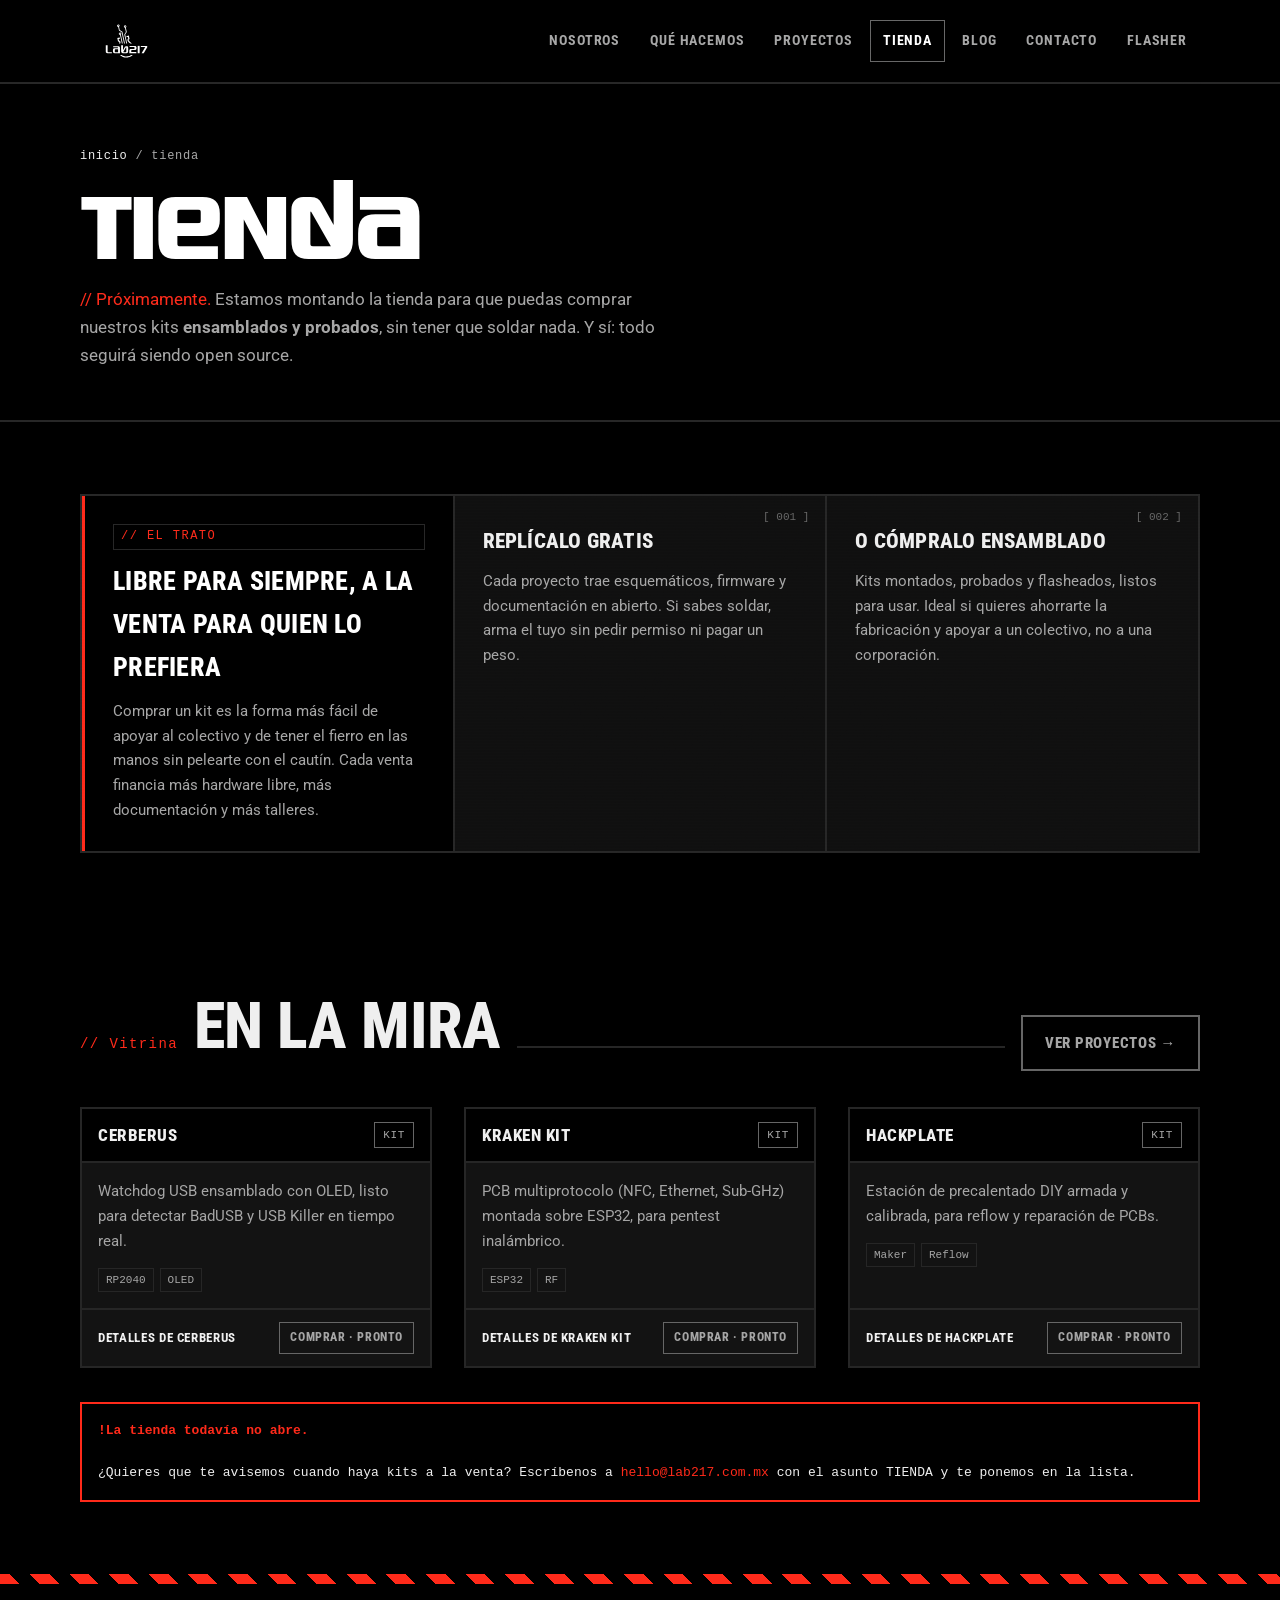
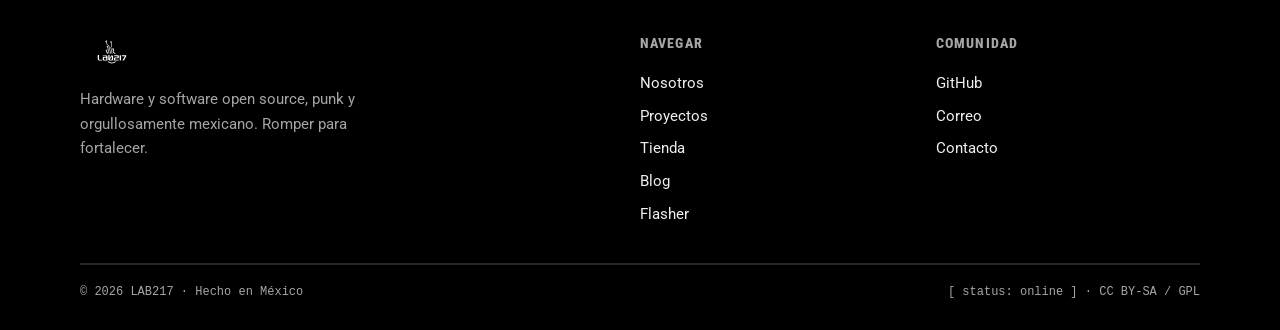
<file: tienda.html>
<!DOCTYPE html>
<html lang="es" dir="ltr">
<head>
  <meta charset="utf-8">
  <meta name="viewport" content="width=device-width,initial-scale=1">
  <title>Tienda — LAB217</title>
  <meta name="description" content="Pronto: compra los kits de Lab217 ensamblados y listos para usar. Todo sigue siendo open source y replicable.">
  <meta name="color-scheme" content="dark">
  <link rel="icon" href="assets/img/favicon.svg" type="image/svg+xml">
  <link rel="stylesheet" href="assets/css/style.css">
</head>
<body>

  <header class="nav">
    <div class="container nav__row">
      <a class="brand" href="index.html" aria-label="Lab217 inicio">
        <img src="assets/img/lab217-logo.svg" alt="Lab217">
      </a>
      <button class="nav__burger" id="burger" aria-expanded="false" aria-controls="menu">[ menú ]</button>
      <nav class="nav__links" id="menu" aria-label="Principal">
        <a href="index.html#nosotros">Nosotros</a>
        <a href="index.html#hacemos">Qué hacemos</a>
        <a href="proyectos.html">Proyectos</a>
        <a href="tienda.html">Tienda</a>
        <a href="blog.html">Blog</a>
        <a href="index.html#contacto">Contacto</a>
        <a href="flasher.html">Flasher</a>
      </nav>
    </div>
  </header>

  <main>
  <section class="page-hero">
    <div class="container">
      <div class="breadcrumb"><a href="index.html">inicio</a> / tienda</div>
      <h1>tienda</h1>
      <p><span class="red">// Próximamente.</span> Estamos montando la tienda para que puedas
         comprar nuestros kits <strong>ensamblados y probados</strong>, sin tener que soldar
         nada. Y sí: todo seguirá siendo open source.</p>
    </div>
  </section>

  <!-- Cómo funciona -->
  <section style="border-bottom:none">
    <div class="container">
      <div class="patches">
        <article class="patch patch--intro">
          <span class="tag">// El trato</span>
          <h3>Libre para siempre, a la venta para quien lo prefiera</h3>
          <p>Comprar un kit es la forma más fácil de apoyar al colectivo y de tener el fierro
             en las manos sin pelearte con el cautín. Cada venta financia más hardware libre,
             más documentación y más talleres.</p>
        </article>
        <article class="patch" data-n="[ 001 ]">
          <h3>Replícalo gratis</h3>
          <p>Cada proyecto trae esquemáticos, firmware y documentación en abierto. Si sabes soldar, arma el tuyo sin pedir permiso ni pagar un peso.</p>
        </article>
        <article class="patch" data-n="[ 002 ]">
          <h3>O cómpralo ensamblado</h3>
          <p>Kits montados, probados y flasheados, listos para usar. Ideal si quieres ahorrarte la fabricación y apoyar a un colectivo, no a una corporación.</p>
        </article>
      </div>
    </div>
  </section>

  <!-- Vitrina (preview de futuros productos) -->
  <section style="border-bottom:none">
    <div class="container">
      <div class="sec-head">
        <span class="idx">// Vitrina</span>
        <h2>En la mira</h2>
        <span class="line" aria-hidden="true"></span>
        <a class="btn btn--ghost" href="proyectos.html">Ver proyectos →</a>
      </div>
      <div class="projects">

        <article class="card">
          <div class="card__top"><span class="name">Cerberus</span><span class="badge">Kit</span></div>
          <div class="card__body">
            <p>Watchdog USB ensamblado con OLED, listo para detectar BadUSB y USB Killer en tiempo real.</p>
            <div class="tags"><span class="tag">RP2040</span><span class="tag">OLED</span></div>
          </div>
          <div class="card__foot"><a href="proyectos.html#cerberus">Detalles de Cerberus</a><span class="buy soon" title="Disponible cuando abramos la tienda">Comprar · pronto</span></div>
        </article>

        <article class="card">
          <div class="card__top"><span class="name">Kraken Kit</span><span class="badge">Kit</span></div>
          <div class="card__body">
            <p>PCB multiprotocolo (NFC, Ethernet, Sub-GHz) montada sobre ESP32, para pentest inalámbrico.</p>
            <div class="tags"><span class="tag">ESP32</span><span class="tag">RF</span></div>
          </div>
          <div class="card__foot"><a href="proyectos.html#kraken">Detalles de Kraken Kit</a><span class="buy soon" title="Disponible cuando abramos la tienda">Comprar · pronto</span></div>
        </article>

        <article class="card">
          <div class="card__top"><span class="name">HackPlate</span><span class="badge">Kit</span></div>
          <div class="card__body">
            <p>Estación de precalentado DIY armada y calibrada, para reflow y reparación de PCBs.</p>
            <div class="tags"><span class="tag">Maker</span><span class="tag">Reflow</span></div>
          </div>
          <div class="card__foot"><a href="proyectos.html#hackplate">Detalles de HackPlate</a><span class="buy soon" title="Disponible cuando abramos la tienda">Comprar · pronto</span></div>
        </article>

      </div>

      <div class="callout warn" style="margin-top:34px">
        <b>!La tienda todavía no abre.</b><br><br>
        ¿Quieres que te avisemos cuando haya kits a la venta? Escríbenos a
        <a class="red" href="mailto:hello@lab217.com.mx">hello@lab217.com.mx</a> con el asunto
        <code>TIENDA</code> y te ponemos en la lista.
      </div>
    </div>
  </section>
  </main>

  <div class="hazard" aria-hidden="true"></div>
  <footer>
    <div class="container">
      <div class="foot-grid">
        <div class="foot-brand">
          <img src="assets/img/lab217-logo.svg" alt="Lab217">
          <p>Hardware y software open source, punk y orgullosamente mexicano. Romper para fortalecer.</p>
        </div>
        <div>
          <h4>Navegar</h4>
          <a href="index.html#nosotros">Nosotros</a>
          <a href="proyectos.html">Proyectos</a>
          <a href="tienda.html">Tienda</a>
          <a href="blog.html">Blog</a>
          <a href="flasher.html">Flasher</a>
        </div>
        <div>
          <h4>Comunidad</h4>
          <a href="https://github.com/orgs/Lab217MX" target="_blank" rel="noopener">GitHub</a>
          <a href="mailto:hello@lab217.com.mx">Correo</a>
          <a href="index.html#contacto">Contacto</a>
        </div>
      </div>
      <div class="foot-bar">
        <span>© <span id="y"></span> LAB217 · Hecho en México</span>
        <span>[ status: online ] · CC BY-SA / GPL</span>
      </div>
    </div>
  </footer>

  <script src="assets/js/main.js"></script>
</body>
</html>
</file>
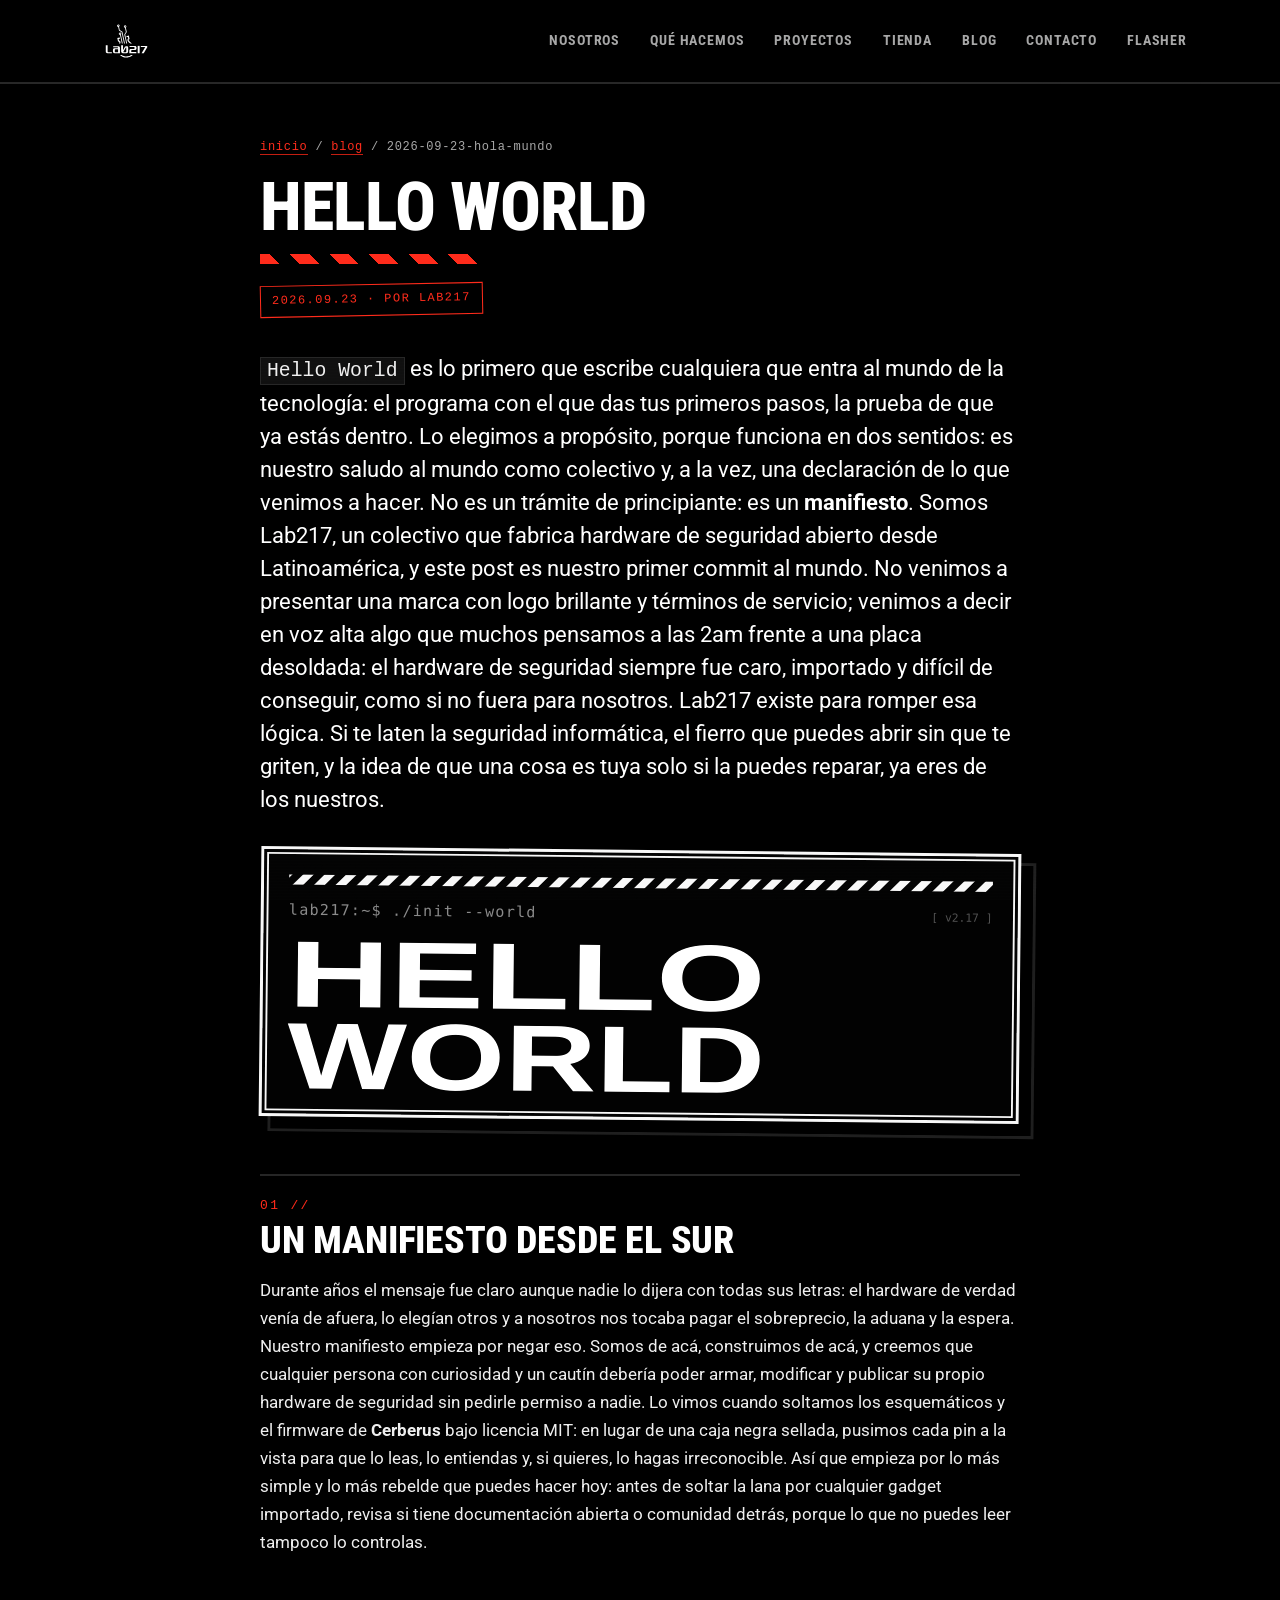
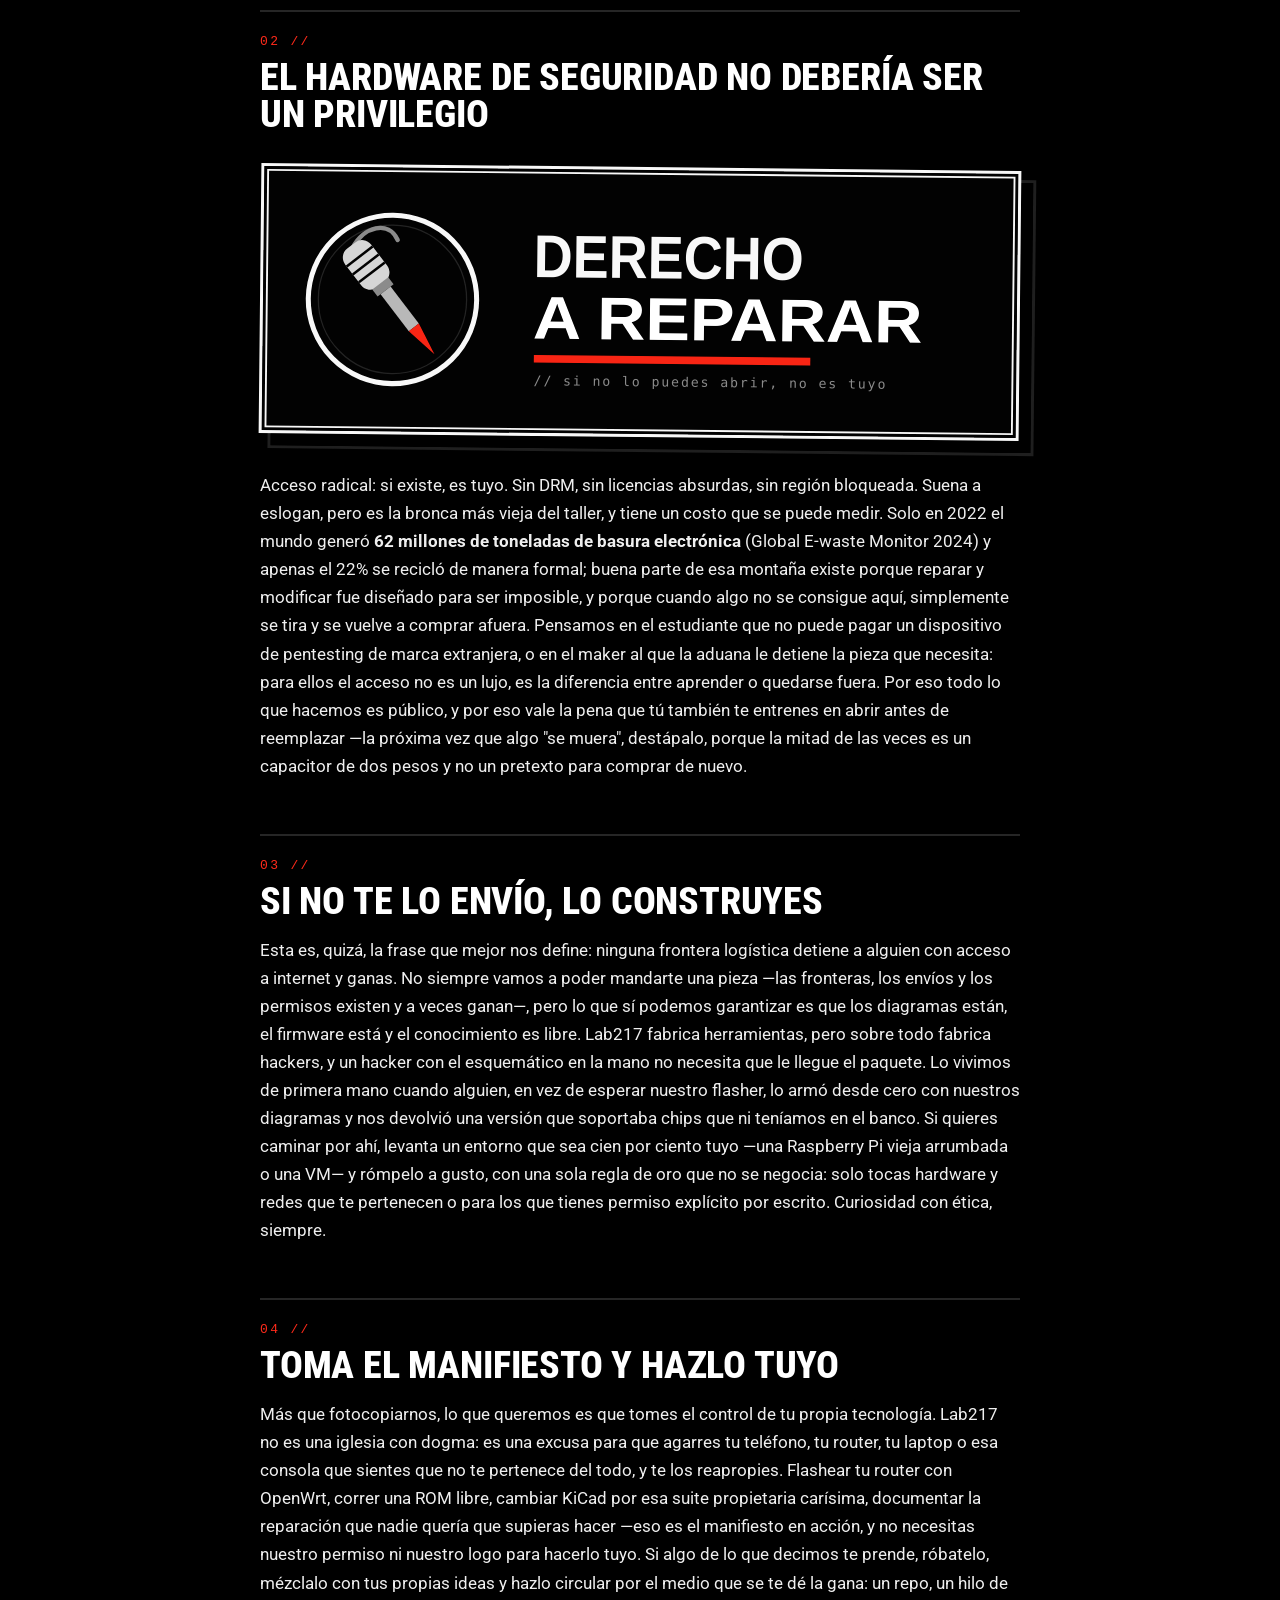
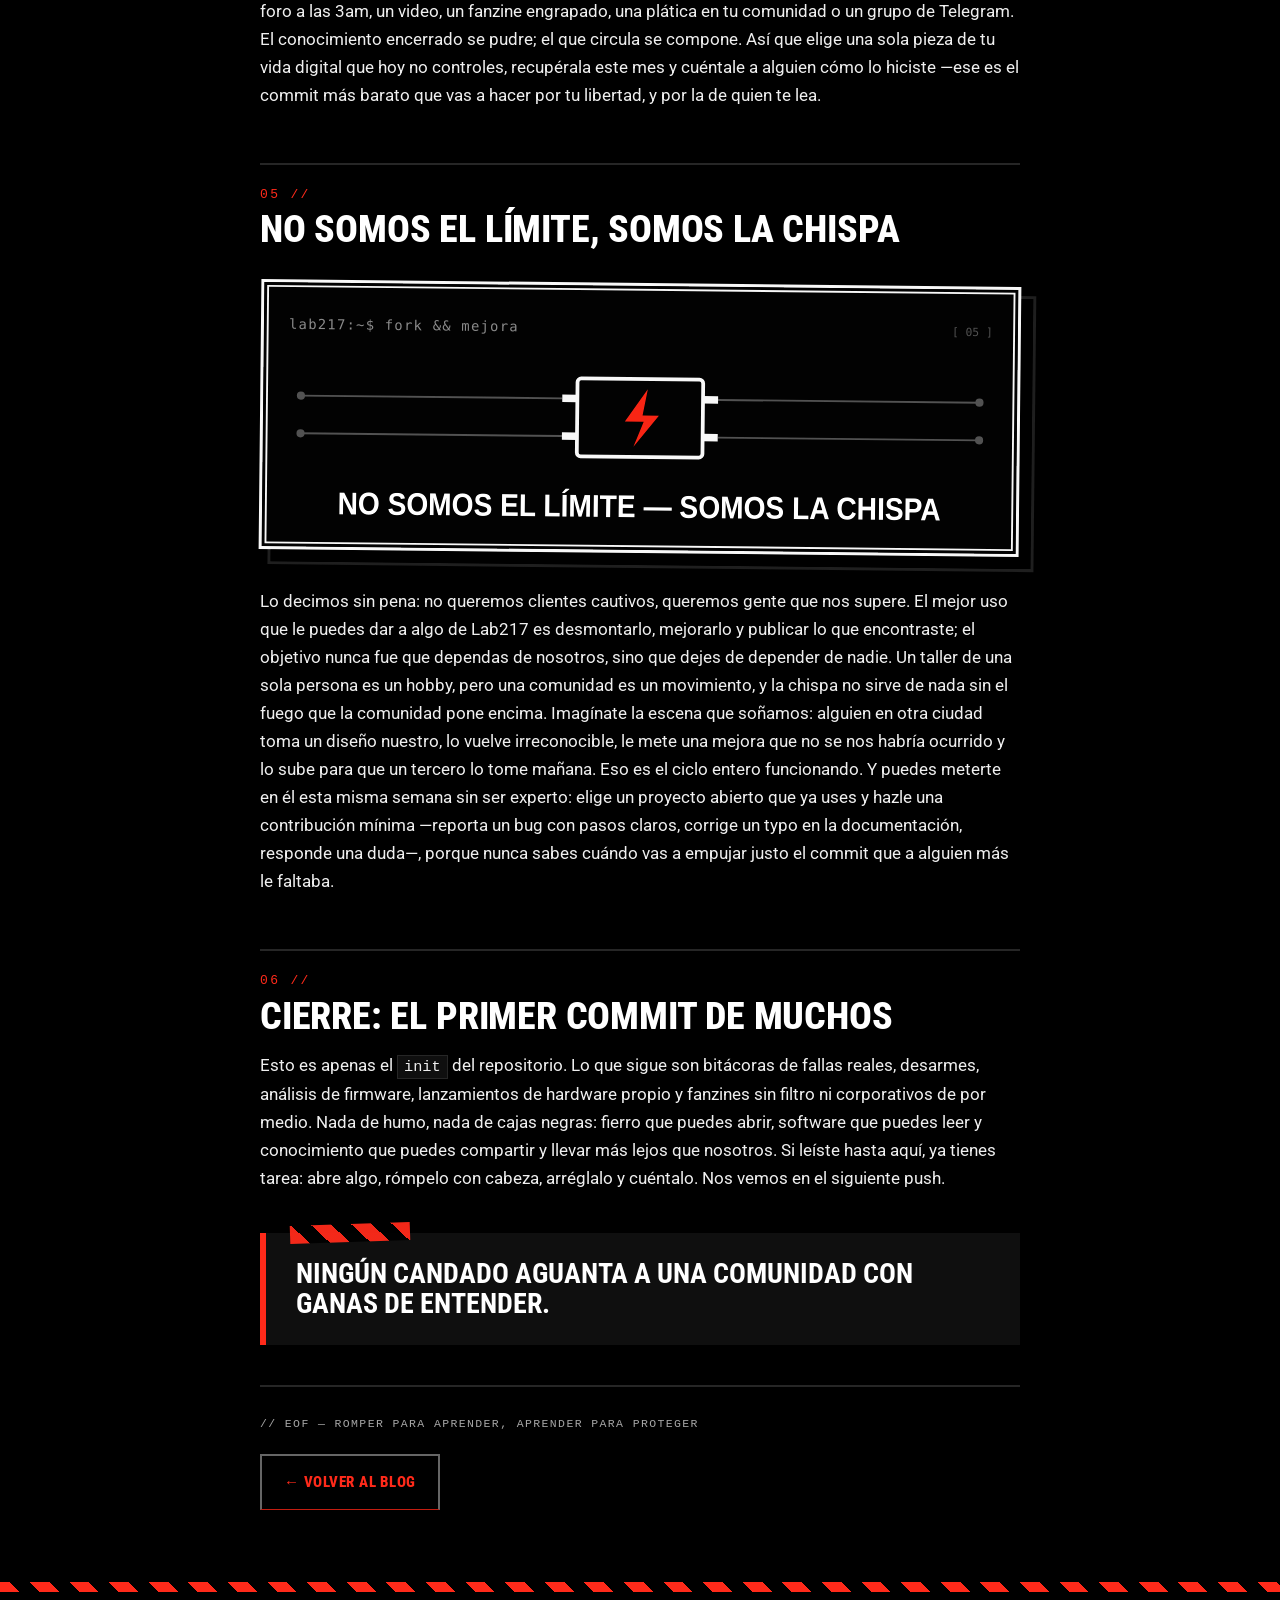
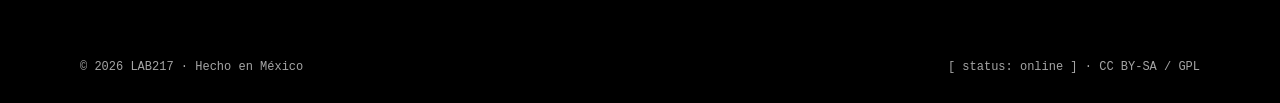
<file: posts/2026-09-23-hola-mundo.html>
<!DOCTYPE html>
<html lang="es" dir="ltr">
<head>
  <meta charset="utf-8">
  <meta name="viewport" content="width=device-width,initial-scale=1">
  <title>Hello World — Blog LAB217</title>
  <meta name="description" content="El primer commit de Lab217 al mundo. Quiénes somos, por qué existimos y la promesa de un colectivo de hardware de seguridad abierto hecho desde LATAM.">
  <meta name="color-scheme" content="dark">
  <link rel="icon" href="../assets/img/favicon.svg" type="image/svg+xml">
  <link rel="stylesheet" href="../assets/css/style.css">
</head>
<body>

  <header class="nav">
    <div class="container nav__row">
      <a class="brand" href="../index.html" aria-label="Lab217 inicio">
        <img src="../assets/img/lab217-logo.svg" alt="Lab217">
      </a>
      <button class="nav__burger" id="burger" aria-expanded="false" aria-controls="menu">[ menú ]</button>
      <nav class="nav__links" id="menu" aria-label="Principal">
        <a href="../index.html#nosotros">Nosotros</a>
        <a href="../index.html#hacemos">Qué hacemos</a>
        <a href="../proyectos.html">Proyectos</a>
        <a href="../tienda.html">Tienda</a>
        <a href="../blog.html">Blog</a>
        <a href="../index.html#contacto">Contacto</a>
        <a href="../flasher.html">Flasher</a>
      </nav>
    </div>
  </header>

  <main>
  <div class="container">
    <article class="article">
      <div class="breadcrumb"><a href="../index.html">inicio</a> / <a href="../blog.html">blog</a> / 2026-09-23-hola-mundo</div>
      <h1>Hello World</h1>
      <div class="meta">2026.09.23 · por Lab217</div>

      <p><code>Hello World</code> es lo primero que escribe cualquiera que entra al mundo de la tecnología: el programa con el que das tus primeros pasos, la prueba de que ya estás dentro. Lo elegimos a propósito, porque funciona en dos sentidos: es nuestro saludo al mundo como colectivo y, a la vez, una declaración de lo que venimos a hacer. No es un trámite de principiante: es un <strong>manifiesto</strong>. Somos Lab217, un colectivo que fabrica hardware de seguridad abierto desde Latinoamérica, y este post es nuestro primer commit al mundo. No venimos a presentar una marca con logo brillante y términos de servicio; venimos a decir en voz alta algo que muchos pensamos a las 2am frente a una placa desoldada: el hardware de seguridad siempre fue caro, importado y difícil de conseguir, como si no fuera para nosotros. Lab217 existe para romper esa lógica. Si te laten la seguridad informática, el fierro que puedes abrir sin que te griten, y la idea de que una cosa es tuya solo si la puedes reparar, ya eres de los nuestros.</p>
      <p><img src="../assets/img/blog/hello-world.svg" alt="HELLO WORLD en estilo terminal glitch sobre fondo negro, monocromático punk"></p>
      <h2>Un manifiesto desde el sur</h2>
      <p>Durante años el mensaje fue claro aunque nadie lo dijera con todas sus letras: el hardware de verdad venía de afuera, lo elegían otros y a nosotros nos tocaba pagar el sobreprecio, la aduana y la espera. Nuestro manifiesto empieza por negar eso. Somos de acá, construimos de acá, y creemos que cualquier persona con curiosidad y un cautín debería poder armar, modificar y publicar su propio hardware de seguridad sin pedirle permiso a nadie. Lo vimos cuando soltamos los esquemáticos y el firmware de <strong>Cerberus</strong> bajo licencia MIT: en lugar de una caja negra sellada, pusimos cada pin a la vista para que lo leas, lo entiendas y, si quieres, lo hagas irreconocible. Así que empieza por lo más simple y lo más rebelde que puedes hacer hoy: antes de soltar la lana por cualquier gadget importado, revisa si tiene documentación abierta o comunidad detrás, porque lo que no puedes leer tampoco lo controlas.</p>
      <h2>El hardware de seguridad no debería ser un privilegio</h2>
      <p><img src="../assets/img/blog/derecho-a-reparar.svg" alt="Insignia stencil con cautín y desarmador cruzados y la leyenda Derecho a Reparar, monocromática"></p>
      <p>Acceso radical: si existe, es tuyo. Sin DRM, sin licencias absurdas, sin región bloqueada. Suena a eslogan, pero es la bronca más vieja del taller, y tiene un costo que se puede medir. Solo en 2022 el mundo generó <strong>62 millones de toneladas de basura electrónica</strong> (Global E-waste Monitor 2024) y apenas el 22% se recicló de manera formal; buena parte de esa montaña existe porque reparar y modificar fue diseñado para ser imposible, y porque cuando algo no se consigue aquí, simplemente se tira y se vuelve a comprar afuera. Pensamos en el estudiante que no puede pagar un dispositivo de pentesting de marca extranjera, o en el maker al que la aduana le detiene la pieza que necesita: para ellos el acceso no es un lujo, es la diferencia entre aprender o quedarse fuera. Por eso todo lo que hacemos es público, y por eso vale la pena que tú también te entrenes en abrir antes de reemplazar —la próxima vez que algo &quot;se muera&quot;, destápalo, porque la mitad de las veces es un capacitor de dos pesos y no un pretexto para comprar de nuevo.</p>
      <h2>Si no te lo envío, lo construyes</h2>
      <p>Esta es, quizá, la frase que mejor nos define: ninguna frontera logística detiene a alguien con acceso a internet y ganas. No siempre vamos a poder mandarte una pieza —las fronteras, los envíos y los permisos existen y a veces ganan—, pero lo que sí podemos garantizar es que los diagramas están, el firmware está y el conocimiento es libre. Lab217 fabrica herramientas, pero sobre todo fabrica hackers, y un hacker con el esquemático en la mano no necesita que le llegue el paquete. Lo vivimos de primera mano cuando alguien, en vez de esperar nuestro flasher, lo armó desde cero con nuestros diagramas y nos devolvió una versión que soportaba chips que ni teníamos en el banco. Si quieres caminar por ahí, levanta un entorno que sea cien por ciento tuyo —una Raspberry Pi vieja arrumbada o una VM— y rómpelo a gusto, con una sola regla de oro que no se negocia: solo tocas hardware y redes que te pertenecen o para los que tienes permiso explícito por escrito. Curiosidad con ética, siempre.</p>
      <h2>Toma el manifiesto y hazlo tuyo</h2>
      <p>Más que fotocopiarnos, lo que queremos es que tomes el control de tu propia tecnología. Lab217 no es una iglesia con dogma: es una excusa para que agarres tu teléfono, tu router, tu laptop o esa consola que sientes que no te pertenece del todo, y te los reapropies. Flashear tu router con OpenWrt, correr una ROM libre, cambiar KiCad por esa suite propietaria carísima, documentar la reparación que nadie quería que supieras hacer —eso es el manifiesto en acción, y no necesitas nuestro permiso ni nuestro logo para hacerlo tuyo. Si algo de lo que decimos te prende, róbatelo, mézclalo con tus propias ideas y hazlo circular por el medio que se te dé la gana: un repo, un hilo de foro a las 3am, un video, un fanzine engrapado, una plática en tu comunidad o un grupo de Telegram. El conocimiento encerrado se pudre; el que circula se compone. Así que elige una sola pieza de tu vida digital que hoy no controles, recupérala este mes y cuéntale a alguien cómo lo hiciste —ese es el commit más barato que vas a hacer por tu libertad, y por la de quien te lea.</p>
      <h2>No somos el límite, somos la chispa</h2>
      <p><img src="../assets/img/blog/la-chispa.svg" alt="Rayo rojo saliendo de un chip sobre retícula de circuito con la leyenda No somos el límite, somos la chispa"></p>
      <p>Lo decimos sin pena: no queremos clientes cautivos, queremos gente que nos supere. El mejor uso que le puedes dar a algo de Lab217 es desmontarlo, mejorarlo y publicar lo que encontraste; el objetivo nunca fue que dependas de nosotros, sino que dejes de depender de nadie. Un taller de una sola persona es un hobby, pero una comunidad es un movimiento, y la chispa no sirve de nada sin el fuego que la comunidad pone encima. Imagínate la escena que soñamos: alguien en otra ciudad toma un diseño nuestro, lo vuelve irreconocible, le mete una mejora que no se nos habría ocurrido y lo sube para que un tercero lo tome mañana. Eso es el ciclo entero funcionando. Y puedes meterte en él esta misma semana sin ser experto: elige un proyecto abierto que ya uses y hazle una contribución mínima —reporta un bug con pasos claros, corrige un typo en la documentación, responde una duda—, porque nunca sabes cuándo vas a empujar justo el commit que a alguien más le faltaba.</p>
      <h2>Cierre: el primer commit de muchos</h2>
      <p>Esto es apenas el <code>init</code> del repositorio. Lo que sigue son bitácoras de fallas reales, desarmes, análisis de firmware, lanzamientos de hardware propio y fanzines sin filtro ni corporativos de por medio. Nada de humo, nada de cajas negras: fierro que puedes abrir, software que puedes leer y conocimiento que puedes compartir y llevar más lejos que nosotros. Si leíste hasta aquí, ya tienes tarea: abre algo, rómpelo con cabeza, arréglalo y cuéntalo. Nos vemos en el siguiente push.</p>
      <blockquote>Ningún candado aguanta a una comunidad con ganas de entender.</blockquote>

      <p style="margin-top:34px"><a class="btn btn--ghost" href="../blog.html">← Volver al blog</a></p>
    </article>
  </div>
  </main>

  <div class="hazard" aria-hidden="true"></div>
  <footer>
    <div class="container">
      <div class="foot-bar" style="border-top:none">
        <span>© <span id="y"></span> LAB217 · Hecho en México</span>
        <span>[ status: online ] · CC BY-SA / GPL</span>
      </div>
    </div>
  </footer>

  <script src="../assets/js/main.js"></script>
</body>
</html>
</file>
<file: assets/css/style.css>
/* ============================================================
   LAB217 — punk / industrial / monocromo + rojo señal
   Paleta de marca: #000 #FFF #A5A5A5 #EFEFEF  ·  acento #FF2A1A
   ============================================================ */

/* ---------- Fuentes locales ---------- */
@font-face{
  font-family:"Quadaptor";
  src:url("../fonts/Quadaptor.otf") format("opentype");
  font-display:swap;
}
@font-face{
  font-family:"Roboto";
  src:url("../fonts/Roboto-Regular.ttf") format("truetype");
  font-weight:400; font-display:swap;
}
@font-face{
  font-family:"Roboto";
  src:url("../fonts/Roboto-Medium.ttf") format("truetype");
  font-weight:500; font-display:swap;
}
@font-face{
  font-family:"Roboto";
  src:url("../fonts/Roboto-Bold.ttf") format("truetype");
  font-weight:700; font-display:swap;
}
@font-face{
  font-family:"Roboto Condensed";
  src:url("../fonts/Roboto_Condensed-Bold.ttf") format("truetype");
  font-weight:700; font-display:swap;
}
@font-face{
  font-family:"Roboto Condensed";
  src:url("../fonts/Roboto_Condensed-ExtraBold.ttf") format("truetype");
  font-weight:800; font-display:swap;
}

/* ---------- Tokens ---------- */
:root{
  --bg:#000000;
  --bg-elev:#0b0b0b;
  --panel:#0f0f0f;
  --panel-2:#131313;
  --line:#262626;
  --line-strong:#666;
  --ink:#efefef;
  --muted:#a5a5a5;
  --white:#ffffff;
  --red:#ff2a1a;
  --red-dim:#c31d10;

  --display:"Quadaptor", "Roboto Condensed", sans-serif;
  --head:"Roboto Condensed", Impact, sans-serif;
  --body:"Roboto", system-ui, sans-serif;
  --mono:ui-monospace, "SFMono-Regular", Menlo, Consolas, monospace;

  --maxw:1200px;
  --gap:clamp(16px,3vw,32px);
  --hazard:repeating-linear-gradient(45deg,var(--red) 0 14px,#000 14px 28px);
}

/* ---------- Reset base ---------- */
*{box-sizing:border-box}
@media(prefers-reduced-motion:no-preference){html{scroll-behavior:smooth}}
html{scroll-padding-top:96px}
body{
  margin:0;
  background:var(--bg);
  color:var(--ink);
  font-family:var(--body);
  font-size:1.0625rem;
  line-height:1.65;
  -webkit-font-smoothing:antialiased;
  overflow-x:hidden;
}
/* textura scanline sutil */
body::before{
  content:"";
  position:fixed; inset:0; z-index:9999; pointer-events:none;
  background:
    repeating-linear-gradient(0deg,
      rgba(255,255,255,.025) 0 1px,
      transparent 1px 3px);
  mix-blend-mode:overlay;
  opacity:.5;
}
/* grano / ruido de fotocopia (grunge) */
body::after{
  content:"";
  position:fixed; inset:0; z-index:9998; pointer-events:none;
  opacity:.06; mix-blend-mode:overlay;
  background-image:url("data:image/svg+xml;charset=utf-8,%3Csvg xmlns='http://www.w3.org/2000/svg' width='140' height='140'%3E%3Cfilter id='n'%3E%3CfeTurbulence type='fractalNoise' baseFrequency='0.82' numOctaves='2' stitchTiles='stitch'/%3E%3C/filter%3E%3Crect width='100%25' height='100%25' filter='url(%23n)'/%3E%3C/svg%3E");
  background-size:140px 140px;
}
@media(prefers-reduced-motion:reduce){body::after{opacity:.04}}
img{max-width:100%;display:block}
a{color:var(--ink);text-decoration:none}
::selection{background:var(--red);color:#000}

/* ---------- Utilidades ---------- */
.container{max-width:var(--maxw);margin-inline:auto;padding-inline:clamp(16px,4vw,40px)}
.mono{font-family:var(--mono)}
.muted{color:var(--muted)}
.red{color:var(--red)}
.mark{font-family:var(--mono);font-size:12px;letter-spacing:.08em;color:var(--muted);text-transform:uppercase}

/* barra hazard reutilizable */
.hazard{height:10px;background:var(--hazard);width:100%}

/* ============================================================
   NAV
   ============================================================ */
.nav{
  position:sticky;top:0;z-index:100;
  background:rgba(0,0,0,.82);
  backdrop-filter:blur(8px);
  border-bottom:2px solid var(--line);
}
.nav__row{display:flex;align-items:center;gap:20px;height:82px}
.brand{display:flex;align-items:center;gap:12px}
.brand img{height:58px;width:auto;filter:invert(1)}
.nav__links{display:flex;gap:4px;margin-left:auto;align-items:center;flex-wrap:wrap}
.nav__links a{
  font-family:var(--head);font-weight:700;text-transform:uppercase;
  font-size:14px;letter-spacing:.06em;color:var(--muted);
  padding:8px 12px;border:1px solid transparent;
}
.nav__links a[aria-current="page"]{color:var(--white);border-color:var(--line-strong)}
@media(hover:hover){
  .nav__links a:hover{color:var(--white);border-color:var(--line-strong)}
}
.nav__cta{
  background:var(--red);color:#000 !important;border-color:var(--red) !important;
  font-weight:800 !important;
}
@media(hover:hover){
  .nav__cta:hover{background:#fff;border-color:#fff !important}
}
.nav__burger{display:none;margin-left:auto;background:none;border:2px solid var(--line-strong);color:var(--ink);
  font-family:var(--mono);font-size:13px;padding:8px 10px;cursor:pointer}

@media(max-width:1024px){
  .nav__links{position:fixed;inset:82px 0 auto 0;flex-direction:column;background:#000;
    border-bottom:2px solid var(--line);padding:12px;gap:2px;display:none;
    max-height:calc(100vh - 82px);overflow:auto}
  .nav__links.open{display:flex}
  .nav__links a{padding:14px;border:1px solid var(--line)}
  .nav__burger{display:inline-block}
}
@media(max-width:520px){
  html{scroll-padding-top:80px}
  .nav__row{height:66px}
  .brand img{height:44px}
  .nav__links{inset:66px 0 auto 0;max-height:calc(100vh - 66px)}
}

/* ============================================================
   HERO
   ============================================================ */
.hero{position:relative;border-bottom:2px solid var(--line);overflow:hidden}
.hero__grid{
  position:absolute;inset:0;z-index:0;opacity:.35;
  background-image:linear-gradient(var(--line) 1px,transparent 1px),
                   linear-gradient(90deg,var(--line) 1px,transparent 1px);
  background-size:46px 46px;
  -webkit-mask-image:radial-gradient(120% 80% at 50% 0%,#000 40%,transparent 78%);
          mask-image:radial-gradient(120% 80% at 50% 0%,#000 40%,transparent 78%);
}
.hero__inner{position:relative;z-index:1;padding:clamp(40px,9vh,110px) 0 clamp(36px,6vh,72px)}
.hero .marks{display:flex;justify-content:space-between;gap:10px 20px;flex-wrap:wrap;
  color:var(--muted);font-family:var(--mono);font-size:12px;letter-spacing:.1em;margin-bottom:26px}
@media(max-width:520px){.hero .marks{font-size:10.5px;gap:6px 14px}}
.hero h1{
  font-family:var(--display);
  font-size:clamp(58px,17vw,220px);
  line-height:.86;margin:0;
  letter-spacing:-.01em;text-transform:lowercase;
  color:var(--white);
}
.hero h1 .slash{color:var(--red)}
.hero__tag{
  font-family:var(--head);font-weight:800;text-transform:uppercase;
  font-size:clamp(18px,3.4vw,34px);letter-spacing:.02em;line-height:1.05;
  margin:22px 0 0;max-width:22ch;
}
.hero__sub{margin:18px 0 0;max-width:56ch;color:var(--muted);font-size:clamp(15px,2vw,19px)}
.hero__cta{display:flex;gap:12px;flex-wrap:wrap;margin-top:30px}

/* glitch */
.glitch{position:relative;display:inline-block}
.glitch::before,.glitch::after{
  content:attr(data-text);position:absolute;inset:0;
  clip-path:inset(0 0 0 0);
}
.glitch::before{color:var(--red);transform:translate(-3px,0);
  animation:glx 3.2s infinite steps(2);opacity:.85;mix-blend-mode:screen}
.glitch::after{color:#00e0ff;transform:translate(3px,0);
  animation:glx 2.4s infinite reverse steps(2);opacity:.55;mix-blend-mode:screen}
@keyframes glx{
  0%,92%,100%{clip-path:inset(0 0 100% 0)}
  93%{clip-path:inset(10% 0 60% 0)}
  95%{clip-path:inset(45% 0 30% 0)}
  97%{clip-path:inset(70% 0 8% 0)}
}
@media(prefers-reduced-motion:reduce){
  .glitch::before,.glitch::after{animation:none;opacity:0}
}

/* ---------- Botones ---------- */
.btn{
  display:inline-flex;align-items:center;gap:10px;
  font-family:var(--head);font-weight:800;text-transform:uppercase;
  letter-spacing:.05em;font-size:15px;
  padding:14px 22px;border:2px solid var(--ink);color:var(--ink);
  background:transparent;cursor:pointer;
  transition:color .12s,background-color .12s,border-color .12s;
}
@media(hover:hover){
  .btn:hover{background:var(--ink);color:#000}
}
.btn--red{background:var(--red);border-color:var(--red);color:#000}
@media(hover:hover){
  .btn--red:hover{background:#fff;border-color:#fff;color:#000}
}
.btn--ghost{border-color:var(--line-strong);color:var(--muted)}
@media(hover:hover){
  .btn--ghost:hover{border-color:#fff;color:#fff;background:transparent}
}
.btn:disabled{opacity:.4;cursor:not-allowed}

/* ============================================================
   TICKER / marquee
   ============================================================ */
.ticker{
  border-top:2px solid var(--line);border-bottom:2px solid var(--line);
  background:var(--red);color:#000;overflow:hidden;white-space:nowrap;
}
.ticker__track{display:inline-flex;gap:0;animation:scroll 26s linear infinite}
.ticker span{
  font-family:var(--head);font-weight:800;text-transform:uppercase;
  letter-spacing:.05em;font-size:15px;padding:10px 22px;
  display:inline-flex;align-items:center;gap:22px;
}
.ticker span::after{content:"◆";color:#000;opacity:.6}
@keyframes scroll{from{transform:translateX(0)}to{transform:translateX(-50%)}}
@media(prefers-reduced-motion:reduce){.ticker__track{animation:none}}

/* ============================================================
   SECCIONES
   ============================================================ */
section{padding:clamp(48px,8vh,96px) 0;border-bottom:2px solid var(--line)}
.sec-head{display:flex;align-items:baseline;gap:16px;margin-bottom:36px;flex-wrap:wrap}
.sec-head .idx{font-family:var(--mono);color:var(--red);font-size:14px;letter-spacing:.1em}
.sec-head h2{
  font-family:var(--head);font-weight:800;text-transform:uppercase;
  font-size:clamp(30px,6vw,64px);line-height:.95;margin:0;letter-spacing:-.01em;
}
.sec-head .line{flex:1;height:2px;background:var(--line);min-width:40px}

/* ---------- Quiénes somos ---------- */
.about{display:grid;grid-template-columns:1.2fr .8fr;gap:var(--gap)}
.about p{font-size:clamp(16px,2vw,20px);max-width:60ch}
.about .lead{font-family:var(--head);font-weight:700;font-size:clamp(20px,3vw,30px);
  line-height:1.2;text-transform:uppercase;color:var(--white)}
.quote{border-left:4px solid var(--red);padding:8px 0 8px 20px;margin:26px 0;
  font-family:var(--head);font-weight:700;font-size:clamp(18px,2.4vw,24px);color:var(--white)}
.stats{display:grid;gap:2px;background:var(--line);border:2px solid var(--line)}
.stat{background:var(--panel);padding:22px}
.stat b{display:block;font-family:var(--display);font-size:clamp(34px,6vw,56px);color:var(--white);line-height:1}
.stat span{color:var(--muted);font-family:var(--mono);font-size:12px;letter-spacing:.08em;text-transform:uppercase}
@media(max-width:820px){.about{grid-template-columns:1fr}}

/* ---------- Qué hacemos (patch grid) ---------- */
.patches{display:grid;grid-template-columns:repeat(3,1fr);gap:2px;
  background:var(--line);border:2px solid var(--line)}
.patch{
  background:var(--panel);padding:28px;position:relative;overflow:hidden;
  transition:background-color .15s,color .15s;
  display:flex;flex-direction:column;gap:10px;
}
.patch::after{content:attr(data-n);position:absolute;right:16px;top:12px;
  font-family:var(--mono);font-size:11px;color:var(--line-strong)}
.patch h3{font-family:var(--head);font-weight:800;text-transform:uppercase;
  font-size:21px;margin:0;letter-spacing:.01em;padding-right:44px}
.patch p{margin:0;color:var(--muted);font-size:15px}
@media(hover:hover){
  .patch:hover{background:var(--ink);color:#000}
  .patch:hover p{color:#222}
  .patch:hover::after{color:#000}
}
.patch a.stretch{position:absolute;inset:0}
/* Celda de introducción dentro de la misma grilla (rellena el hueco) */
.patch--intro{background:#000;border-left:3px solid var(--red);cursor:default}
.patch--intro .tag{font-family:var(--mono);font-size:12px;letter-spacing:.12em;
  color:var(--red);text-transform:uppercase}
.patch--intro h3{color:var(--white);font-size:clamp(20px,2.4vw,26px);padding-right:0}
.patch--intro p{color:var(--muted)}
.patch--intro:hover{background:#000;color:inherit}
.patch--intro:hover p{color:var(--muted)}
@media(max-width:900px){.patches{grid-template-columns:repeat(2,1fr)}}
@media(max-width:560px){.patches{grid-template-columns:1fr}}

/* ---------- Proyectos ---------- */
.projects{display:grid;grid-template-columns:repeat(auto-fill,minmax(300px,1fr));gap:var(--gap)}
.card{
  border:2px solid var(--line);background:var(--panel-2);
  display:flex;flex-direction:column;position:relative;
  transition:border-color .15s,transform .15s;
}
@media(hover:hover){
  .card:hover{border-color:var(--red);transform:translateY(-3px)}
}
.card__top{display:flex;align-items:center;justify-content:space-between;
  padding:12px 16px;border-bottom:2px solid var(--line);background:#000}
.card__top .name{font-family:var(--head);font-weight:800;text-transform:uppercase;letter-spacing:.03em;font-size:17px}
/* Media del proyecto: foto, logo o monograma cuando aún no hay imagen */
.card__media{position:relative;border-bottom:2px solid var(--line);background:#000;
  overflow:hidden;aspect-ratio:16/9}
.card__media img{width:100%;height:100%;object-fit:cover;display:block}
.card__media--logo img{object-fit:contain;padding:clamp(14px,4%,26px)}
.card__media--mono{display:flex;align-items:center;justify-content:center;
  background-image:linear-gradient(var(--line) 1px,transparent 1px),
                   linear-gradient(90deg,var(--line) 1px,transparent 1px);
  background-size:26px 26px}
.card__media--mono span{font-family:var(--display);font-size:clamp(56px,7vw,92px);
  line-height:1;color:var(--line-strong)}
.badge{font-family:var(--mono);font-size:11px;text-transform:uppercase;letter-spacing:.06em;
  padding:3px 8px;border:1px solid var(--line-strong);color:var(--muted)}
.badge--live{border-color:var(--red);color:var(--red)}
.badge--wip{border-color:#e5b400;color:#e5b400}
.card__body{padding:16px;flex:1}
.card__body p{margin:0 0 14px;color:var(--muted);font-size:15px}
.tags{display:flex;flex-wrap:wrap;gap:6px}
.tag{font-family:var(--mono);font-size:11px;color:var(--muted);border:1px solid var(--line);padding:2px 7px}
.card__foot{padding:12px 16px;border-top:2px solid var(--line);display:flex;gap:14px;
  align-items:center;flex-wrap:wrap}
.card__foot a{font-family:var(--head);font-weight:700;text-transform:uppercase;font-size:13px;letter-spacing:.05em}
@media(hover:hover){
  .card__foot a:hover{color:var(--red)}
}
/* Tienda: precio + comprar (listo para cuando exista la store) */
.card__foot .price{font-family:var(--display);font-size:16px;color:var(--white);margin-right:auto}
.card__foot .buy{margin-left:auto;font-family:var(--head);font-weight:800;text-transform:uppercase;
  font-size:12px;letter-spacing:.05em;border:1px solid var(--line-strong);color:var(--muted);
  padding:5px 10px}
.card__foot .buy.soon{cursor:not-allowed}
.card__foot .buy:not(.soon){border-color:var(--red);color:var(--red)}
@media(hover:hover){
  .card__foot .buy:not(.soon):hover{background:var(--red);color:#000}
}

/* ---------- Blog ---------- */
.posts{display:grid;gap:2px;background:var(--line);border:2px solid var(--line)}
.post-row{background:var(--panel);padding:22px 24px;display:grid;grid-template-columns:120px 1fr auto;
  gap:20px;align-items:center;position:relative;
  border-left:3px solid transparent;transition:background-color .12s,color .12s,border-color .12s}
@media(hover:hover){
  .post-row:hover{background:var(--ink);color:#000;border-left-color:var(--red)}
  .post-row:hover .muted{color:#333}
  .post-row:hover time{color:var(--red-dim)}
  .post-row:hover .arrow{color:var(--red-dim)}
}
.post-row time{font-family:var(--mono);font-size:13px;color:var(--red)}
.post-row h3{font-family:var(--head);font-weight:800;text-transform:uppercase;font-size:20px;margin:0}
.post-row .arrow{font-family:var(--mono);font-size:20px}
@media(max-width:640px){.post-row{grid-template-columns:1fr;gap:6px}.post-row .arrow{display:none}}

/* ---------- Contacto ---------- */
.contact{display:grid;grid-template-columns:1.4fr .6fr;gap:var(--gap);align-items:start}
.contact .big{font-family:var(--display);font-size:clamp(28px,5vw,52px);line-height:1;color:var(--white)}
.contact a.mail{font-family:var(--head);font-weight:800;font-size:clamp(20px,3vw,30px);
  border-bottom:3px solid var(--red);display:inline-block;margin-top:14px}
@media(hover:hover){
  .contact a.mail:hover{color:var(--red)}
}
.social{display:flex;flex-direction:column;gap:8px}
.social .social__label{font-family:var(--mono);font-size:12px;letter-spacing:.12em;
  color:var(--muted);text-transform:uppercase;margin-bottom:2px}
.social a{background:var(--panel);border:1px solid var(--line-strong);padding:12px 16px;
  font-family:var(--head);font-weight:700;text-transform:uppercase;letter-spacing:.04em;font-size:14px;
  display:flex;justify-content:space-between;align-items:center;gap:14px;
  transition:background-color .12s,color .12s,border-color .12s}
@media(hover:hover){
  .social a:hover{background:var(--red);color:#000;border-color:var(--red)}
}
@media(max-width:720px){.contact{grid-template-columns:1fr}.social{max-width:340px}}

/* ---------- Banda BONUS (flasher como extra, no principal) ---------- */
.bonus{display:flex;align-items:center;gap:24px;flex-wrap:wrap;
  border:2px dashed var(--line-strong);background:var(--panel);padding:22px 26px}
.bonus__tag{font-family:var(--mono);font-size:12px;letter-spacing:.12em;color:var(--red);
  text-transform:uppercase;white-space:nowrap}
.bonus>div{flex:1;min-width:240px}
.bonus h3{font-family:var(--head);font-weight:800;text-transform:uppercase;font-size:20px;margin:0 0 4px}
.bonus p{margin:0;color:var(--muted);font-size:15px;max-width:60ch}
@media(max-width:640px){.bonus{padding:18px}}

/* ============================================================
   FLASHER
   ============================================================ */
.flash-wrap{display:grid;grid-template-columns:repeat(auto-fit,minmax(min(360px,100%),1fr));gap:2px;background:var(--line);border:2px solid var(--line)}
.fw{background:var(--panel);padding:26px;display:flex;flex-direction:column;gap:14px}
.fw__actions{display:flex;align-items:center;gap:14px;flex-wrap:wrap;margin-top:auto}
.fw h3{font-family:var(--head);font-weight:800;text-transform:uppercase;font-size:22px;margin:0}
.fw .chip{font-family:var(--mono);font-size:12px;color:var(--red);letter-spacing:.08em}
.fw ol{margin:0;padding-left:20px;color:var(--muted);font-size:15px}
.fw ol li{margin:6px 0}
.callout{border:2px solid var(--line-strong);padding:16px;font-family:var(--mono);font-size:13px}
.callout.warn{border-color:var(--red)}
.callout.warn b{color:var(--red)}
.supported{display:inline-flex;align-items:center;gap:8px;font-family:var(--mono);font-size:13px}
.dot{width:9px;height:9px;border-radius:50%;background:var(--muted);display:inline-block}
.dot.ok{background:var(--red);box-shadow:0 0 8px var(--red)}
.dot.no{background:#444}
.console{background:#000;border:2px solid var(--line);font-family:var(--mono);font-size:12.5px;
  padding:14px;min-height:180px;max-height:320px;overflow:auto;white-space:pre-wrap;color:var(--muted)}
.console .line--err{color:var(--red)}
.console .line--ok{color:#7CFF6B}
esp-web-install-button{--esp-tools-button-color:#000;--esp-tools-button-text-color:#fff}

/* ============================================================
   FOOTER
   ============================================================ */
footer{padding:48px 0 28px;background:#000}
.foot-grid{display:grid;grid-template-columns:2fr 1fr 1fr;gap:var(--gap);margin-bottom:32px}
.foot-grid h4{font-family:var(--head);font-weight:800;text-transform:uppercase;font-size:14px;
  letter-spacing:.08em;color:var(--muted);margin:0 0 12px}
.foot-grid a{display:block;color:var(--ink);padding:4px 0;font-size:15px}
@media(hover:hover){
  .foot-grid a:hover{color:var(--red)}
}
.foot-brand img{height:40px;filter:invert(1);margin-bottom:14px}
.foot-brand p{color:var(--muted);max-width:40ch;font-size:15px}
.foot-bar{display:flex;justify-content:space-between;align-items:center;gap:12px;flex-wrap:wrap;
  border-top:2px solid var(--line);padding-top:18px;font-family:var(--mono);font-size:12px;color:var(--muted)}
@media(max-width:720px){.foot-grid{grid-template-columns:1fr}}

/* ============================================================
   PÁGINAS INTERNAS (blog post / genéricas)
   ============================================================ */
.page-hero{padding:clamp(40px,7vh,80px) 0 34px;border-bottom:2px solid var(--line)}
.page-hero h1{font-family:var(--display);font-size:clamp(40px,10vw,96px);line-height:.9;margin:0;
  text-transform:lowercase;color:var(--white)}
.page-hero p{color:var(--muted);max-width:60ch;margin-top:14px}
.breadcrumb{font-family:var(--mono);font-size:12px;color:var(--muted);margin-bottom:18px;letter-spacing:.06em}
@media(hover:hover){
  .breadcrumb a:hover{color:var(--red)}
}

/* ---------- Artículo / fanzine ---------- */
.article{max-width:760px;margin-inline:auto;padding:clamp(36px,6vh,72px) 0;counter-reset:sec}

/* cabecera del post: stamp + título bestia + hazard */
.article h1{font-family:var(--head);font-weight:800;text-transform:uppercase;
  font-size:clamp(34px,8vw,68px);line-height:.92;margin:0 0 16px;letter-spacing:-.015em;
  color:var(--white)}
.article h1::after{content:"";display:block;height:10px;margin-top:16px;width:min(220px,55%);
  background:var(--hazard)}
.article .meta{display:inline-block;font-family:var(--mono);font-size:12px;letter-spacing:.12em;
  color:var(--red);text-transform:uppercase;border:1px solid var(--red);padding:5px 11px;
  margin:4px 0 36px;transform:rotate(-1.1deg)}

/* párrafo de entrada (lead) */
.article>p:first-of-type{font-size:clamp(18px,2.4vw,22px);line-height:1.5;color:var(--white)}

/* cuerpo */
.article p{margin:0 0 18px}
.article a{color:var(--red);border-bottom:1px solid var(--red-dim)}
@media(hover:hover){.article a:hover{background:var(--red);color:#000;border-color:var(--red)}}

/* secciones numeradas tipo manifiesto */
.article h2{position:relative;font-family:var(--head);font-weight:800;text-transform:uppercase;
  font-size:clamp(24px,5vw,38px);line-height:.98;letter-spacing:-.005em;
  margin:54px 0 16px;padding-top:24px;border-top:2px solid var(--line);
  counter-increment:sec;color:var(--white)}
.article h2::before{content:counter(sec,decimal-leading-zero) " //";display:block;
  font-family:var(--mono);font-weight:400;font-size:13px;letter-spacing:.18em;
  color:var(--red);margin-bottom:10px}

/* código */
.article code{font-family:var(--mono);background:var(--panel);border:1px solid var(--line);
  padding:2px 6px;font-size:.9em;color:var(--ink)}
.article pre{background:#000;border:2px solid var(--line);padding:16px;overflow:auto;
  font-family:var(--mono);font-size:13px;box-shadow:8px 8px 0 #000,8px 8px 0 2px var(--line)}
.article pre code{border:none;background:none;padding:0}

/* imágenes = recortes fotocopiados pegados */
.article img{border:3px solid var(--ink);margin:34px auto;
  box-shadow:12px 12px 0 #000,12px 12px 0 3px var(--line);
  filter:contrast(1.08) grayscale(.04);transform:rotate(-.7deg)}
.article p:nth-of-type(even) img{transform:rotate(.6deg)}

/* cita / pull-quote con tape */
.article blockquote{position:relative;border:none;border-left:6px solid var(--red);
  background:var(--panel);margin:40px 0;padding:26px 26px 26px 30px;
  box-shadow:10px 10px 0 #000;
  font-family:var(--head);font-weight:700;font-size:clamp(20px,2.8vw,28px);line-height:1.08;
  text-transform:uppercase;color:var(--white)}
.article blockquote::before{content:"";position:absolute;top:-9px;left:24px;width:120px;height:18px;
  background:var(--hazard);transform:rotate(-2deg);opacity:.95}
.article blockquote p{margin:0}

/* listas con marcador punk */
.article ul,.article ol{margin:0 0 20px;padding-left:0;list-style:none}
.article li{position:relative;padding-left:28px;margin:9px 0;color:var(--ink)}
.article ul li::before{content:"»";position:absolute;left:0;top:-1px;color:var(--red);
  font-family:var(--mono);font-weight:700}
.article ol{counter-reset:li}
.article ol li{counter-increment:li}
.article ol li::before{content:counter(li,decimal-leading-zero);position:absolute;left:0;top:1px;
  color:var(--red);font-family:var(--mono);font-size:12px;letter-spacing:.06em}

/* cierre / EOF */
.article p:last-of-type{border-top:2px solid var(--line);padding-top:28px;margin-top:40px}
.article p:last-of-type::before{content:"// EOF — ROMPER PARA APRENDER, APRENDER PARA PROTEGER";
  display:block;font-family:var(--mono);font-size:11.5px;letter-spacing:.12em;color:var(--muted);
  margin-bottom:20px}
@media(max-width:560px){
  .article p:last-of-type::before{content:"// EOF"}
  .article img{box-shadow:7px 7px 0 #000,7px 7px 0 2px var(--line)}
}
</file>
